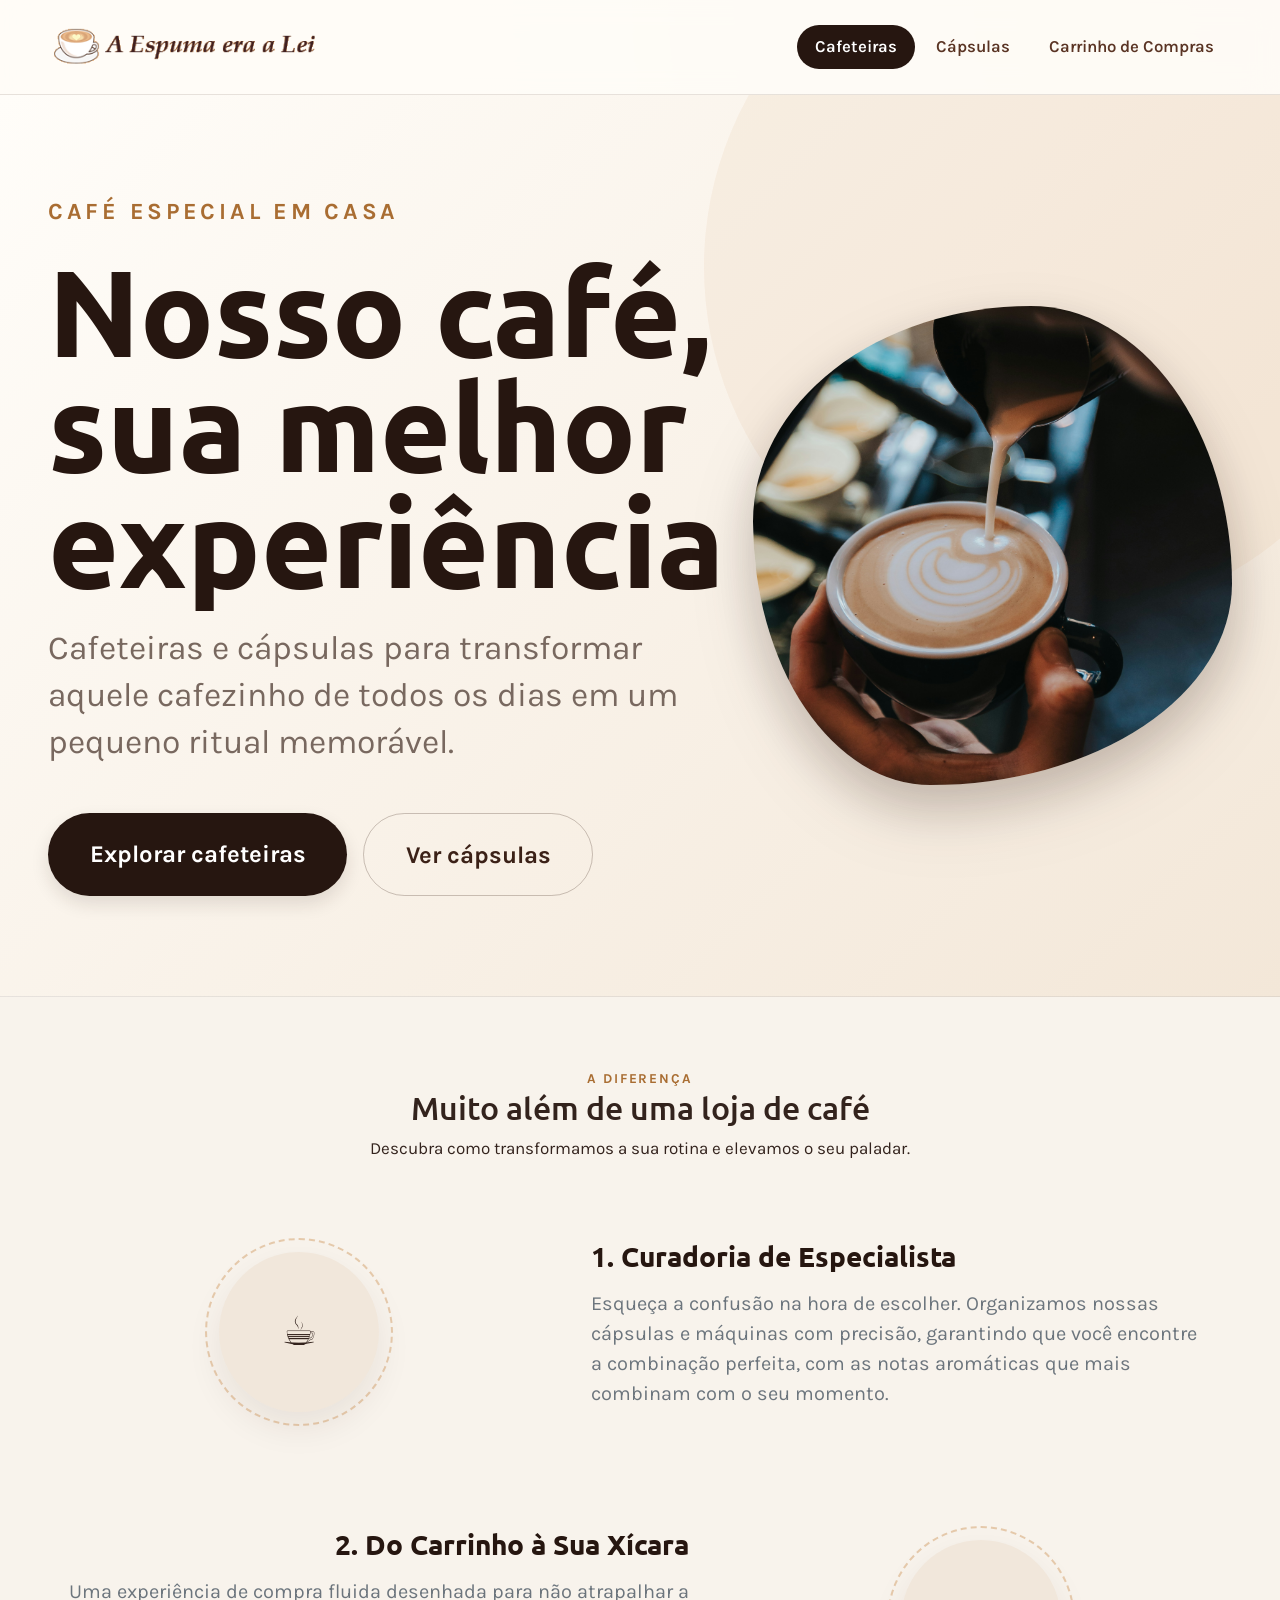
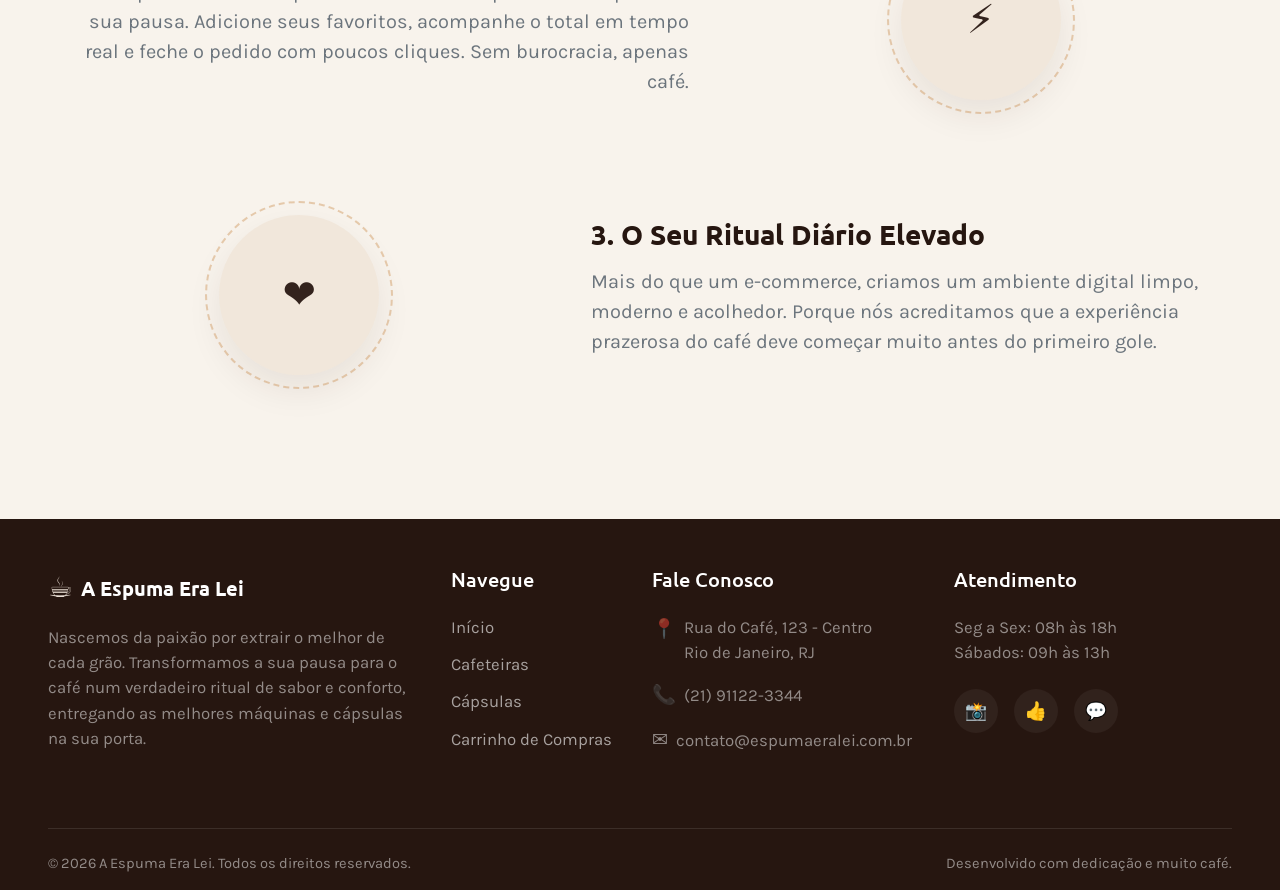
<file: index.html>
<!DOCTYPE html>
<html lang="pt-BR">

<head>
  <meta charset="UTF-8">
  <meta name="viewport" content="width=device-width, initial-scale=1">
  <title>A Espuma Era Lei | Café em casa</title>
  <link href="https://cdn.jsdelivr.net/npm/bootstrap@5.3.3/dist/css/bootstrap.min.css" rel="stylesheet">
  <link href="css/style.css" rel="stylesheet">
</head>

<body>
  <div class="site-shell">

    <div class="topbar">
      <!-- Mudança para container-fluid -->
      <nav class="navbar navbar-expand-lg">
        <div class="container-fluid px-4 px-xl-5">
          <a class="navbar-brand d-flex align-items-center gap-2" href="../index.html">
            <img src="Imagens/EspumaEraLeiTopo.png" alt="A Espuma Era Lei" style="height:52px">
          </a>
          <button class="navbar-toggler" type="button" data-bs-toggle="collapse" data-bs-target="#menuPrincipal">
            <span class="navbar-toggler-icon"></span>
          </button>
          <div class="collapse navbar-collapse" id="menuPrincipal">
            <ul class="navbar-nav ms-auto align-items-lg-center gap-lg-1">
              <li class="nav-item"><a class="nav-link active" href="html/Cafeteiras.html">Cafeteiras</a></li>
              <li class="nav-item"><a class="nav-link" href="html/Capsulas.html">Cápsulas</a></li>
              <li class="nav-item"><a class="nav-link" href="html/Pedidos.html">Carrinho de Compras</a></li>
            </ul>
          </div>
        </div>
      </nav>
    </div>

    <main class="flex-grow-1">

      <!-- Hero Section (Zoom 170% e 100% de largura) -->
      <section class="hero">
        <div class="container-fluid px-4 px-xl-5">
          <div class="row align-items-center">
            <div class="col-lg-7">
              <div class="hero-content fade-in-scroll">
                <div class="hero-kicker mb-4">Café especial em casa</div>
                <h1>Nosso café,<br>sua melhor experiência</h1>
                <p class="my-4">Cafeteiras e cápsulas para transformar aquele cafezinho de todos os dias em um pequeno
                  ritual memorável.</p>
                <div class="d-flex flex-wrap gap-3 mt-5">
                  <a href="html/Cafeteiras.html" class="btn btn-coffee">Explorar cafeteiras</a>
                  <a href="html/Capsulas.html" class="btn btn-outline-coffee">Ver cápsulas</a>
                </div>
              </div>
            </div>
            <div class="col-lg-5 hero-media text-center fade-in-scroll">
              <img src="Imagens/EspumaEraLei.png" alt="A Espuma Era Lei" class="img-organica img-fluid floating-img ">
            </div>
          </div>
        </div>
      </section>

      <!-- Seções Informativas 100% largura -->
      <section class="py-5 overflow-hidden">
        <div class="container-fluid px-4 px-xl-5 py-4">

          <div class="section-heading text-center mb-5 fade-in-scroll">
            <div class="eyebrow">A Diferença</div>
            <h2>Muito além de uma loja de café</h2>
            <p>Descubra como transformamos a sua rotina e elevamos o seu paladar.</p>
          </div>

          <div>
            <!-- Bloco 1 -->
            <div class="row align-items-center mb-5 pb-4 fade-in-scroll feature-block">
              <div class="col-md-5 text-center mb-4 mb-md-0 position-relative z-1">
                <div class="feature-icon-wrapper mx-auto">
                  <span class="fs-1">☕</span>
                </div>
              </div>
              <div class="col-md-7 ps-md-5">
                <h3 class="h3 fw-bold text-coffee-950 mb-3">1. Curadoria de Especialista</h3>
                <p class="text-secondary fs-5">Esqueça a confusão na hora de escolher. Organizamos nossas cápsulas e
                  máquinas com precisão, garantindo que você encontre a combinação perfeita, com as notas aromáticas que
                  mais combinam com o seu momento.</p>
              </div>
            </div>

            <!-- Bloco 2 (Invertido) -->
            <div class="row align-items-center mb-5 pb-4 flex-md-row-reverse fade-in-scroll feature-block">
              <div class="col-md-5 text-center mb-4 mb-md-0 position-relative z-1">
                <div class="feature-icon-wrapper mx-auto">
                  <span class="fs-1">⚡</span>
                </div>
              </div>
              <div class="col-md-7 pe-md-5 text-md-end">
                <h3 class="h3 fw-bold text-coffee-950 mb-3">2. Do Carrinho à Sua Xícara</h3>
                <p class="text-secondary fs-5">Uma experiência de compra fluida desenhada para não atrapalhar a sua
                  pausa. Adicione seus favoritos, acompanhe o total em tempo real e feche o pedido com poucos cliques.
                  Sem burocracia, apenas café.</p>
              </div>
            </div>

            <!-- Bloco 3 -->
            <div class="row align-items-center mb-5 pb-4 fade-in-scroll feature-block">
              <div class="col-md-5 text-center mb-4 mb-md-0 position-relative z-1">
                <div class="feature-icon-wrapper mx-auto">
                  <span class="fs-1">❤️</span>
                </div>
              </div>
              <div class="col-md-7 ps-md-5">
                <h3 class="h3 fw-bold text-coffee-950 mb-3">3. O Seu Ritual Diário Elevado</h3>
                <p class="text-secondary fs-5">Mais do que um e-commerce, criamos um ambiente digital limpo, moderno e
                  acolhedor. Porque nós acreditamos que a experiência prazerosa do café deve começar muito antes do
                  primeiro gole.</p>
              </div>
            </div>
          </div>

        </div>
      </section>

    </main>

    <!-- Rodapé Completo com Animação -->
    <footer class="site-footer mt-auto pt-5 pb-3 fade-in-scroll">
      <div class="container-fluid px-4 px-xl-5">
        <div class="row gy-4 mb-5">
          <div class="col-lg-4 col-md-6 pe-lg-4">
            <div class="d-flex align-items-center gap-2 mb-3">
              <span class="fs-3">☕</span>
              <h5 class="text-white mb-0 fw-bold font-ubuntu">A Espuma Era Lei</h5>
            </div>
            <p class="text-white-50">Nascemos da paixão por extrair o melhor de cada grão. Transformamos a sua pausa
              para o café num verdadeiro ritual de sabor e conforto, entregando as melhores máquinas e cápsulas na sua
              porta.</p>
          </div>

          <div class="col-lg-2 col-md-6">
            <h5 class="text-white mb-4 font-ubuntu">Navegue</h5>
            <ul class="list-unstyled footer-links">
              <li><a href="index.html">Início</a></li>
              <li><a href="html/Cafeteiras.html">Cafeteiras</a></li>
              <li><a href="html/Capsulas.html">Cápsulas</a></li>
              <li><a href="html/Pedidos.html">Carrinho de Compras</a></li>
            </ul>
          </div>

          <div class="col-lg-3 col-md-6">
            <h5 class="text-white mb-4 font-ubuntu">Fale Conosco</h5>
            <ul class="list-unstyled text-white-50 contact-list">
              <li class="mb-3 d-flex align-items-start gap-2">
                <span>📍</span> <span>Rua do Café, 123 - Centro<br>Rio de Janeiro, RJ</span>
              </li>
              <li class="mb-3 d-flex align-items-center gap-2">
                <span>📞</span> <span>(21) 91122-3344</span>
              </li>
              <li class="d-flex align-items-center gap-2">
                <span>✉️</span> <span>contato@espumaeralei.com.br</span>
              </li>
            </ul>
          </div>

          <div class="col-lg-3 col-md-6">
            <h5 class="text-white mb-4 font-ubuntu">Atendimento</h5>
            <p class="text-white-50 mb-4">Seg a Sex: 08h às 18h<br>Sábados: 09h às 13h</p>
            <div class="d-flex gap-3 social-badges">
              <a href="#" title="Instagram">📸</a>
              <a href="#" title="Facebook">👍</a>
              <a href="#" title="WhatsApp">💬</a>
            </div>
          </div>
        </div>

        <div
          class="border-top border-secondary pt-4 text-center d-flex flex-column flex-md-row justify-content-between align-items-center">
          <small class="text-white-50 mb-2 mb-md-0">&copy; 2026 A Espuma Era Lei. Todos os direitos reservados.</small>
          <small class="text-white-50">Desenvolvido com dedicação e muito café.</small>
        </div>
      </div>
    </footer>

  </div>

  <script src="https://cdn.jsdelivr.net/npm/bootstrap@5.3.3/dist/js/bootstrap.bundle.min.js"></script>

  <!-- Script Refinado para não falhar na animação -->
  <script>
    document.addEventListener("DOMContentLoaded", function () {
      // Configuramos para disparar quando apenas 5% (0.05) do elemento aparecer na tela
      const observer = new IntersectionObserver((entries, observer) => {
        entries.forEach(entry => {
          if (entry.isIntersecting) {
            entry.target.classList.add('is-visible');
            observer.unobserve(entry.target); // Para de observar após aparecer a primeira vez
          }
        });
      }, {
        threshold: 0.05,
        rootMargin: "0px 0px -50px 0px"
      });

      document.querySelectorAll('.fade-in-scroll').forEach((el) => {
        observer.observe(el);
      });
    });
  </script>
</body>

</html>
</file>
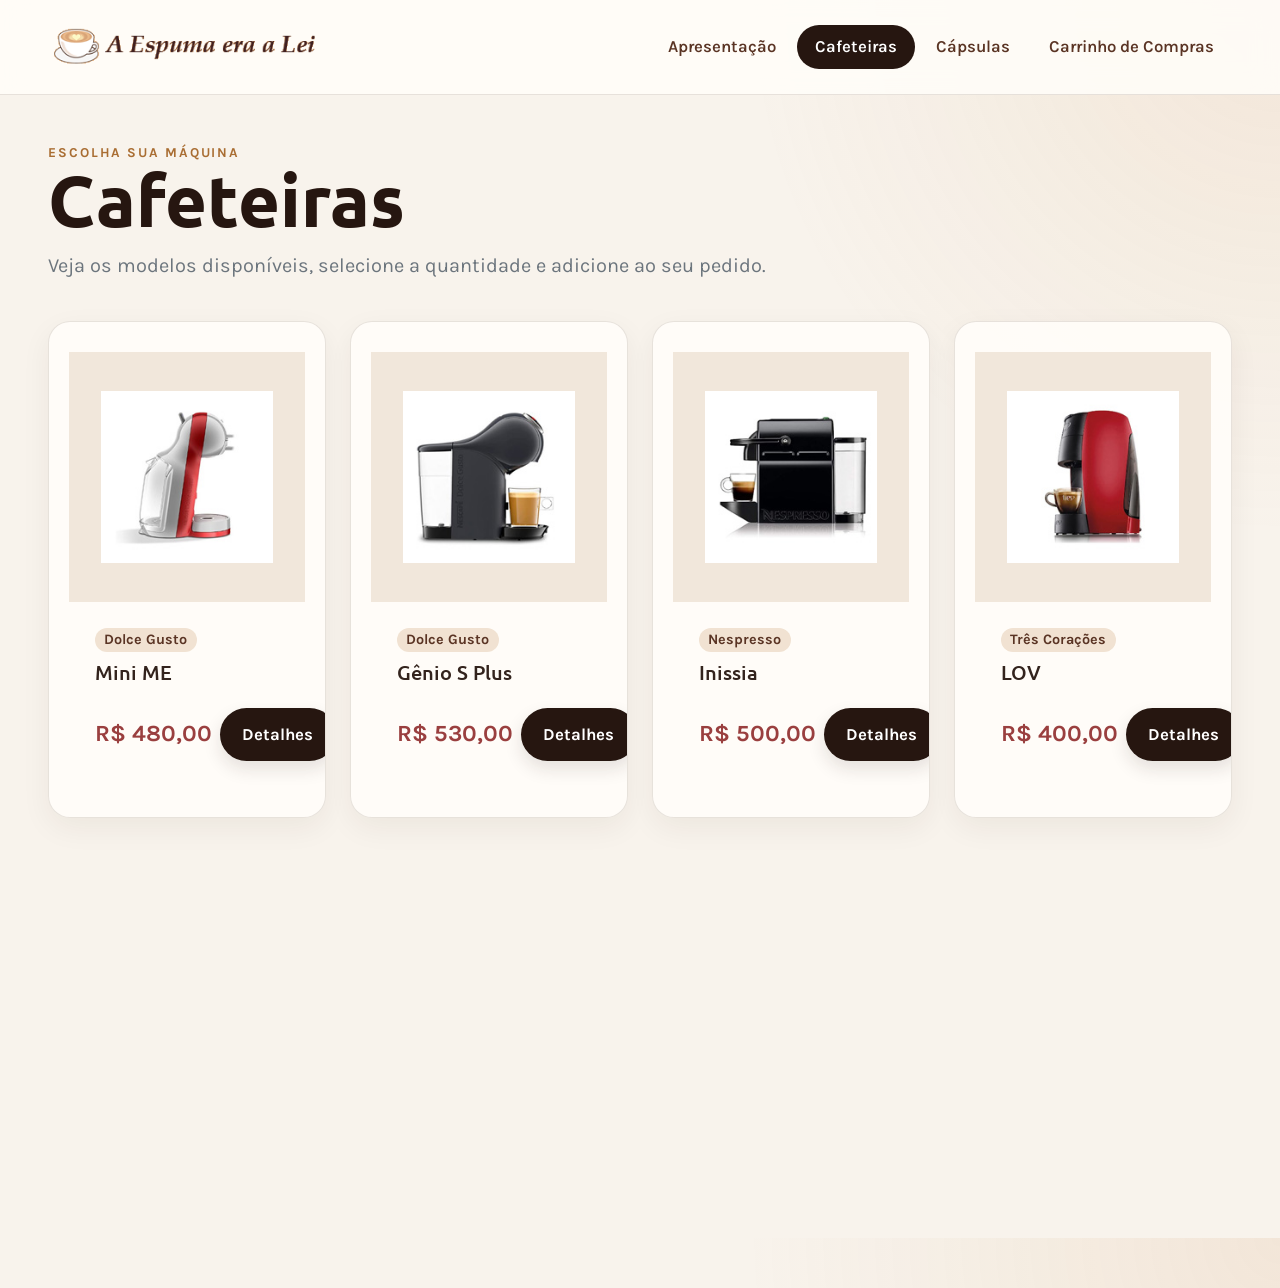
<file: html/Cafeteiras.html>
<!DOCTYPE html>
<html lang="pt-BR">
<head>
  <meta charset="UTF-8">
  <meta name="viewport" content="width=device-width, initial-scale=1">
  <title>Cafeteiras | A Espuma Era Lei</title>
  <link href="https://cdn.jsdelivr.net/npm/bootstrap@5.3.3/dist/css/bootstrap.min.css" rel="stylesheet">
  <link href="../css/style.css" rel="stylesheet">
</head>
<body>
  <div class="site-shell">
    
    <div class="topbar">
      <nav class="navbar navbar-expand-lg">
        <div class="container-fluid px-4 px-xl-5">
          <a class="navbar-brand d-flex align-items-center gap-2" href="../index.html">
            <img src="../Imagens/EspumaEraLeiTopo.png" alt="A Espuma Era Lei" style="height:52px">
          </a>
          <button class="navbar-toggler" type="button" data-bs-toggle="collapse" data-bs-target="#menuPrincipal">
            <span class="navbar-toggler-icon"></span>
          </button>
          <div class="collapse navbar-collapse" id="menuPrincipal">
            <ul class="navbar-nav ms-auto align-items-lg-center gap-lg-1">
              <li class="nav-item"><a class="nav-link" href="../index.html">Apresentação</a></li>
              <li class="nav-item"><a class="nav-link active" href="Cafeteiras.html">Cafeteiras</a></li>
              <li class="nav-item"><a class="nav-link" href="Capsulas.html">Cápsulas</a></li>
              <li class="nav-item"><a class="nav-link" href="Pedidos.html">Carrinho de Compras</a></li>
            </ul>
          </div>
        </div>
      </nav>
    </div>

    <main class="flex-grow-1">
      <section class="pt-5 pb-4 fade-in-scroll">
        <div class="container-fluid px-4 px-xl-5">
          <div class="section-heading">
            <div class="eyebrow">Escolha sua máquina</div>
            <h1 style="font-size: clamp(3rem, 6vw, 4.5rem); font-weight: 700; color: var(--coffee-950); line-height: 1;">Cafeteiras</h1>
            <p class="fs-5 text-secondary mt-3 max-w-700">Veja os modelos disponíveis, selecione a quantidade e adicione ao seu pedido.</p>
          </div>
        </div>
      </section>

      <section class="pb-5">
        <div class="container-fluid px-4 px-xl-5 fade-in-scroll">
          <div class="row g-4" id="maquinasGrid"></div>
        </div>
      </section>

      <!-- Modal Unificado de Cafeteiras -->
      <div class="modal fade" id="produtoModal" tabindex="-1" aria-hidden="true">
        <div class="modal-dialog modal-dialog-centered">
          <div class="modal-content">
            <div class="modal-header">
              <h2 class="modal-title h5" id="modalTitulo">Produto</h2>
              <button class="btn-close" data-bs-dismiss="modal" aria-label="Fechar"></button>
            </div>
            <div class="modal-body text-center">
              <img id="modalImagem" class="modal-product-img" alt="">
              <span id="modalMarca" class="badge badge-soft rounded-pill mb-2"></span>
              <p id="modalPreco" class="price mb-3"></p>
              
              <!-- Seletor de Quantidade -->
              <div class="mb-3 d-flex justify-content-center align-items-center gap-3">
                <label for="modalQtd" class="form-label mb-0 fw-bold">Quantidade:</label>
                <input type="number" id="modalQtd" class="form-control text-center" style="width: 80px;" min="1" max="5" value="1" oninput="atualizarSubtotalMaquinaModal()">
              </div>
              <div class="text-secondary mb-3 small">
                Subtotal: <strong id="modalSubtotal" class="text-coffee-950 fs-6">R$ 0,00</strong>
              </div>
            </div>
            <div class="modal-footer flex-column flex-sm-row gap-2">
              <button type="button" class="btn btn-outline-coffee w-100 w-sm-auto" data-bs-dismiss="modal" onclick="adicionarMaquinaEContinuar()">Adicionar ao carrinho e continuar comprando</button>
              <button type="button" class="btn btn-coffee w-100 w-sm-auto" onclick="adicionarMaquinaEIrParaFechamento()">Ir para fechamento</button>
            </div>
          </div>
        </div>
      </div>
    </main>

    <!-- Rodapé -->
    <footer class="site-footer mt-auto pt-5 pb-3 fade-in-scroll">
      <div class="container-fluid px-4 px-xl-5">
        <div class="row gy-4 mb-5">
          <div class="col-lg-4 col-md-6 pe-lg-4">
            <div class="d-flex align-items-center gap-2 mb-3">
               <span class="fs-3">☕</span>
               <h5 class="text-white mb-0 fw-bold font-ubuntu">A Espuma Era Lei</h5>
            </div>
            <p class="text-white-50">Nascemos da paixão por extrair o melhor de cada grão. Transformamos a sua pausa para o café num verdadeiro ritual de sabor e conforto, entregando as melhores máquinas e cápsulas na sua porta.</p>
          </div>
          <div class="col-lg-2 col-md-6">
            <h5 class="text-white mb-4 font-ubuntu">Navegue</h5>
            <ul class="list-unstyled footer-links">
              <li><a href="../index.html">Início</a></li>
              <li><a href="Cafeteiras.html">Cafeteiras</a></li>
              <li><a href="Capsulas.html">Cápsulas</a></li>
              <li><a href="Pedidos.html">Meus Pedidos</a></li>
            </ul>
          </div>
          <div class="col-lg-3 col-md-6">
            <h5 class="text-white mb-4 font-ubuntu">Fale Conosco</h5>
            <ul class="list-unstyled text-white-50 contact-list">
              <li class="mb-3 d-flex align-items-start gap-2"><span>📍</span> <span>Rua do Café, 123 - Centro<br>Rio de Janeiro, RJ</span></li>
              <li class="mb-3 d-flex align-items-center gap-2"><span>📞</span> <span>(21) 91122-3344</span></li>
              <li class="d-flex align-items-center gap-2"><span>✉️</span> <span>contato@espumaeralei.com.br</span></li>
            </ul>
          </div>
          <div class="col-lg-3 col-md-6">
            <h5 class="text-white mb-4 font-ubuntu">Atendimento</h5>
            <p class="text-white-50 mb-4">Seg a Sex: 08h às 18h<br>Sábados: 09h às 13h</p>
            <div class="d-flex gap-3 social-badges">
              <a href="#">📸</a><a href="#">👍</a><a href="#">💬</a>
            </div>
          </div>
        </div>
        <div class="border-top border-secondary pt-4 text-center d-flex flex-column flex-md-row justify-content-between align-items-center">
          <small class="text-white-50 mb-2 mb-md-0">&copy; 2026 A Espuma Era Lei.</small>
          <small class="text-white-50">Desenvolvido com dedicação e muito café.</small>
        </div>
      </div>
    </footer>
  </div>

  <script src="https://cdn.jsdelivr.net/npm/bootstrap@5.3.3/dist/js/bootstrap.bundle.min.js"></script>
  <script src="../js/common.js"></script>
  <script>
    const maquinas = [
      { id: 'mini-me', nome: 'Mini ME', marca: 'Dolce Gusto', imagem: 'DolceGustoMiniME.jpg', preco: 480 },
      { id: 'genio-s-plus', nome: 'Gênio S Plus', marca: 'Dolce Gusto', imagem: 'DolceGustoGenioSPlus.jpg', preco: 530 },
      { id: 'inissia', nome: 'Inissia', marca: 'Nespresso', imagem: 'NespressoInissia.jpg', preco: 500 },
      { id: 'lov', nome: 'LOV', marca: 'Três Corações', imagem: 'TresCoracoesLOV.jpg', preco: 400 }
    ];

    let maquinaAtualIndex = null;
    const grid = document.getElementById('maquinasGrid');
    
    grid.innerHTML = maquinas.map((p, i) => `
      <div class="col-md-6 col-xl-3"><article class="card-modern feature-block">
        <div class="card-media"><img src="../Imagens/${p.imagem}" alt="${p.nome}"></div>
        <div class="card-body-modern d-flex flex-column">
          <span class="badge badge-soft rounded-pill align-self-start mb-2">${p.marca}</span>
          <h2 class="h5">${p.nome}</h2>
          <div class="mt-auto pt-3 d-flex justify-content-between align-items-center gap-2">
            <span class="price">${moeda(p.preco)}</span>
            <button class="btn btn-coffee btn-sm" onclick="abrirMaquina(${i})">Detalhes</button>
          </div>
        </div>
      </article></div>`).join('');

    const modalElement = document.getElementById('produtoModal');
    const modal = new bootstrap.Modal(modalElement);

    function abrirMaquina(i) {
      maquinaAtualIndex = i;
      const p = maquinas[i];
      document.getElementById('modalTitulo').textContent = p.nome;
      document.getElementById('modalMarca').textContent = p.marca;
      document.getElementById('modalPreco').textContent = moeda(p.preco);
      document.getElementById('modalQtd').value = 1;

      const img = document.getElementById('modalImagem'); 
      img.src = `../Imagens/${p.imagem}`; 
      img.alt = p.nome;

      atualizarSubtotalMaquinaModal();
      modal.show();
    }

    function atualizarSubtotalMaquinaModal() {
      if (maquinaAtualIndex === null) return;
      const p = maquinas[maquinaAtualIndex];
      const qtd = Math.max(1, Number(document.getElementById('modalQtd').value) || 1);
      document.getElementById('modalSubtotal').textContent = moeda(p.preco * qtd);
    }

    function salvarMaquinaNoCarrinho() {
      if (maquinaAtualIndex === null) return;
      const p = maquinas[maquinaAtualIndex];
      const qtd = Math.max(1, Number(document.getElementById('modalQtd').value) || 1);

      addToCart({
        id: p.id,
        name: p.nome,
        price: p.preco,
        typeLabel: `Cafeteira · ${p.marca}`
      }, qtd);
    }

    function adicionarMaquinaEContinuar() {
      salvarMaquinaNoCarrinho();
      modal.hide();
    }

    function adicionarMaquinaEIrParaFechamento() {
      salvarMaquinaNoCarrinho();
      window.location.href = 'DadosPagamento.html';
    }

    // Animação Scroll
    document.addEventListener("DOMContentLoaded", function() {
      const observer = new IntersectionObserver((entries) => {
        entries.forEach(entry => {
          if (entry.isIntersecting) {
            entry.target.classList.add('is-visible');
          } else {
            entry.target.classList.remove('is-visible');
          }
        });
      }, { threshold: 0.1, rootMargin: "0px 0px -30px 0px" });
      document.querySelectorAll('.fade-in-scroll').forEach(el => observer.observe(el));
    });
  </script>
</body>
</html>
</file>
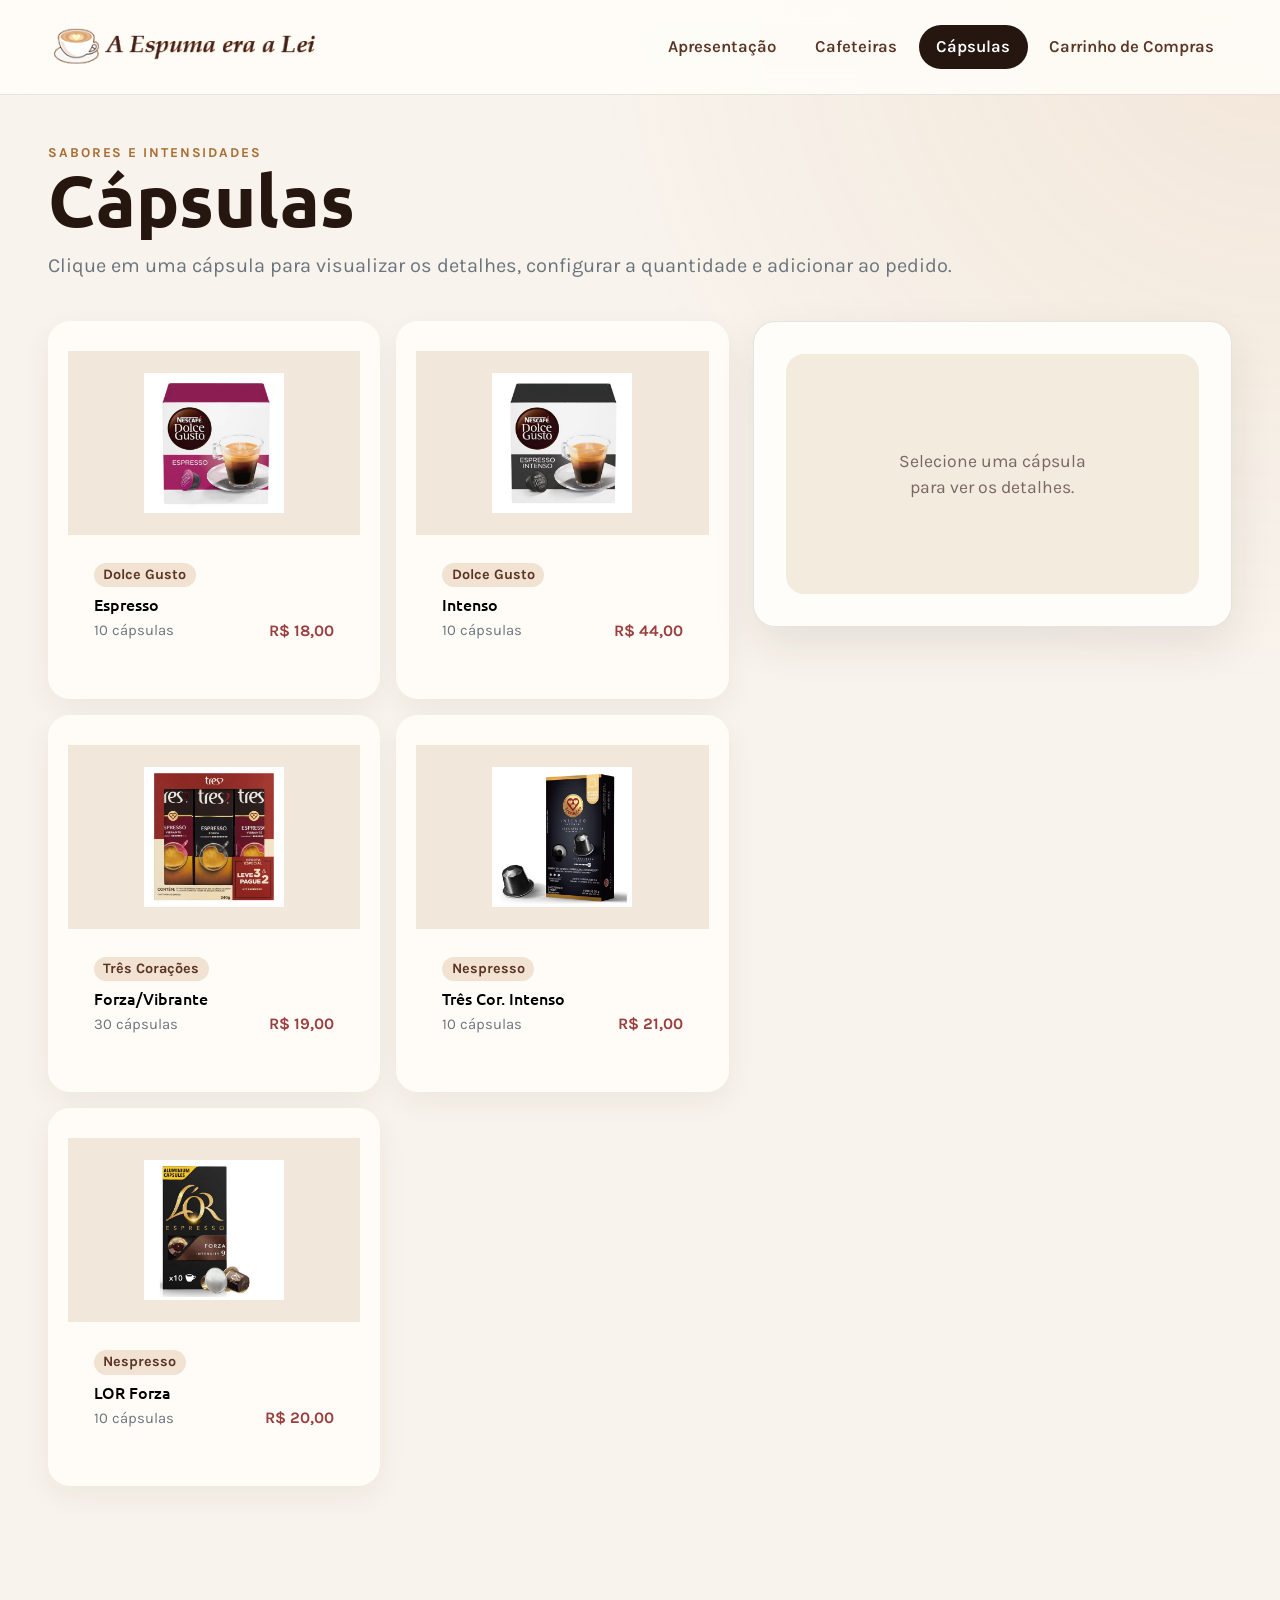
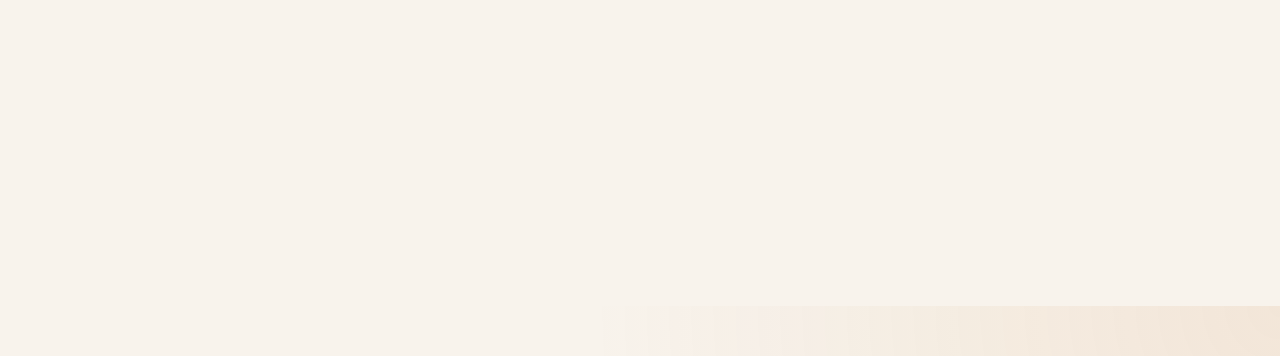
<file: html/Capsulas.html>
<!DOCTYPE html>
<html lang="pt-BR">
<head>
  <meta charset="UTF-8">
  <meta name="viewport" content="width=device-width, initial-scale=1">
  <title>Cápsulas | A Espuma Era Lei</title>
  <link href="https://cdn.jsdelivr.net/npm/bootstrap@5.3.3/dist/css/bootstrap.min.css" rel="stylesheet">
  <link href="../css/style.css" rel="stylesheet">
</head>
<body>
  <div class="site-shell">
    
    <div class="topbar">
      <nav class="navbar navbar-expand-lg">
        <div class="container-fluid px-4 px-xl-5">
          <a class="navbar-brand d-flex align-items-center gap-2" href="../index.html">
            <img src="../Imagens/EspumaEraLeiTopo.png" alt="A Espuma Era Lei" style="height:52px">
          </a>
          <button class="navbar-toggler" type="button" data-bs-toggle="collapse" data-bs-target="#menuPrincipal">
            <span class="navbar-toggler-icon"></span>
          </button>
          <div class="collapse navbar-collapse" id="menuPrincipal">
            <ul class="navbar-nav ms-auto align-items-lg-center gap-lg-1">
              <li class="nav-item"><a class="nav-link" href="../index.html">Apresentação</a></li>
              <li class="nav-item"><a class="nav-link" href="Cafeteiras.html">Cafeteiras</a></li>
              <li class="nav-item"><a class="nav-link active" href="Capsulas.html">Cápsulas</a></li>
              <li class="nav-item"><a class="nav-link" href="Pedidos.html">Carrinho de Compras</a></li>
            </ul>
          </div>
        </div>
      </nav>
    </div>

    <main class="flex-grow-1">
      <section class="pt-5 pb-4 fade-in-scroll">
        <div class="container-fluid px-4 px-xl-5">
          <div class="section-heading">
            <div class="eyebrow">Sabores e intensidades</div>
            <h1 style="font-size: clamp(3rem, 6vw, 4.5rem); font-weight: 700; color: var(--coffee-950); line-height: 1;">Cápsulas</h1>
            <p class="fs-5 text-secondary mt-3 max-w-700">Clique em uma cápsula para visualizar os detalhes, configurar a quantidade e adicionar ao pedido.</p>
          </div>
        </div>
      </section>

      <!-- Layout com Grid de Produtos à Esquerda e Painel de Detalhes à Direita -->
      <section class="pb-5">
        <div class="container-fluid px-4 px-xl-5 fade-in-scroll">
          <div class="row g-4">
    
    <div class="col-lg-7">
        <div class="row g-3" id="capsulasGrid"></div>
    </div>


            <!-- Painel Lateral (Box Fixo) -->
            <div class="col-lg-5">
              <aside class="detail-panel">
                <div id="detailEmpty" class="detail-empty">
                  Selecione uma cápsula<br>para ver os detalhes.
                </div>
                
                <div id="detailContent" class="d-none text-center">
                  <span class="badge badge-soft rounded-pill mb-2" id="detailMaquina"></span>
                  <h2 class="h3 mt-1 mb-3" id="detailNome"></h2>
                  
                  <!-- Container restrito para a imagem não vazar da div -->
                  <div class="my-3 d-flex align-items-center justify-content-center" style="height: 200px;">
                    <img id="detailImg" src="../Imagens/vazio.jpg" alt="" style="max-height: 190px; max-width: 100%; object-fit: contain;">
                  </div>

                  <p class="text-secondary small mb-1" id="detailQtdEmbalagem"></p>
                  <div class="price mb-3" id="detailPrecoUnitario"></div>

                  <!-- Seletor de Quantidade -->
                  <div class="mb-3 d-flex justify-content-center align-items-center gap-3 bg-light p-2 rounded-3 border">
                    <label for="detailQtd" class="form-label mb-0 fw-bold fs-6">Quantidade:</label>
                    <input type="number" id="detailQtd" class="form-control text-center bg-white" style="width: 80px;" min="1" max="30" value="1" oninput="atualizarSubtotalDetail()">
                  </div>
                  
                  <div class="text-secondary mb-4 small">
                    Subtotal: <strong id="detailSubtotal" class="text-coffee-950 fs-5">R$ 0,00</strong>
                  </div>

                  <!-- Botões de Ação Unificados -->
                  <div class="d-flex flex-column gap-2">
                    <button type="button" class="btn btn-coffee w-100 py-2" onclick="adicionarDetalheEContinuar()">Adicionar ao pedido</button>
                    <button type="button" class="btn btn-outline-coffee w-100 py-2" onclick="adicionarDetalheEIrParaFechamento()">Adicionar e ir para pagamento</button>
                  </div>
                </div>
              </aside>
            </div>

          </div>
        </div>
      </section>
    </main>

    <!-- Rodapé -->
    <footer class="site-footer mt-auto pt-5 pb-3 fade-in-scroll">
      <div class="container-fluid px-4 px-xl-5">
        <div class="row gy-4 mb-5">
          <div class="col-lg-4 col-md-6 pe-lg-4">
            <div class="d-flex align-items-center gap-2 mb-3">
               <span class="fs-3">☕</span>
               <h5 class="text-white mb-0 fw-bold font-ubuntu">A Espuma Era Lei</h5>
            </div>
            <p class="text-white-50">Nascemos da paixão por extrair o melhor de cada grão. Transformamos a sua pausa para o café num verdadeiro ritual de sabor e conforto, entregando as melhores máquinas e cápsulas na sua porta.</p>
          </div>
          <div class="col-lg-2 col-md-6">
            <h5 class="text-white mb-4 font-ubuntu">Navegue</h5>
            <ul class="list-unstyled footer-links">
              <li><a href="../index.html">Início</a></li>
              <li><a href="Cafeteiras.html">Cafeteiras</a></li>
              <li><a href="Capsulas.html">Cápsulas</a></li>
              <li><a href="Pedidos.html">Meus Pedidos</a></li>
            </ul>
          </div>
          <div class="col-lg-3 col-md-6">
            <h5 class="text-white mb-4 font-ubuntu">Fale Conosco</h5>
            <ul class="list-unstyled text-white-50 contact-list">
              <li class="mb-3 d-flex align-items-start gap-2"><span>📍</span> <span>Rua do Café, 123 - Centro<br>Rio de Janeiro, RJ</span></li>
              <li class="mb-3 d-flex align-items-center gap-2"><span>📞</span> <span>(21) 91122-3344</span></li>
              <li class="d-flex align-items-center gap-2"><span>✉️</span> <span>contato@espumaeralei.com.br</span></li>
            </ul>
          </div>
          <div class="col-lg-3 col-md-6">
            <h5 class="text-white mb-4 font-ubuntu">Atendimento</h5>
            <p class="text-white-50 mb-4">Seg a Sex: 08h às 18h<br>Sábados: 09h às 13h</p>
            <div class="d-flex gap-3 social-badges">
              <a href="#">📸</a><a href="#">👍</a><a href="#">💬</a>
            </div>
          </div>
        </div>
        <div class="border-top border-secondary pt-4 text-center d-flex flex-column flex-md-row justify-content-between align-items-center">
          <small class="text-white-50 mb-2 mb-md-0">&copy; 2026 A Espuma Era Lei.</small>
          <small class="text-white-50">Desenvolvido com dedicação e muito café.</small>
        </div>
      </div>
    </footer>
  </div>

  <script src="https://cdn.jsdelivr.net/npm/bootstrap@5.3.3/dist/js/bootstrap.bundle.min.js"></script>
  <script src="../js/common.js"></script>
  <script>
    const capsulas = [
      { id: 'espresso', nome: 'Espresso', maquina: 'Dolce Gusto', imagem: 'CapDolceGusto_10_Espresso.jpg', qtd: 10, preco: 18 },
      { id: 'intenso', nome: 'Intenso', maquina: 'Dolce Gusto', imagem: 'CapDolceGusto_10_Intenso.jpg', qtd: 10, preco: 44 },
      { id: 'forza', nome: 'Forza/Vibrante', maquina: 'Três Corações', imagem: 'CapTresCoracoes_30_ForzaVibrante.jpg', qtd: 30, preco: 19 },
      { id: 'tres-intenso', nome: 'Três Cor. Intenso', maquina: 'Nespresso', imagem: 'CapTresCoracoesNespreso_10_Intenso.jpg', qtd: 10, preco: 21 },
      { id: 'lor-forza', nome: 'LOR Forza', maquina: 'Nespresso', imagem: 'CapLorNespreso_10_Forza.jpg', qtd: 10, preco: 20 }
    ];

    let capsulaAtivaIndex = null;
    const grid = document.getElementById('capsulasGrid');
    
    grid.innerHTML = capsulas.map((p, i) => `
      <div class="col-sm-6">
        <button class="card-modern feature-block w-100 text-start border-0" onclick="exibirCapsula(${i})">
          <div class="card-media" style="min-height:160px">
            <img src="../Imagens/${p.imagem}" alt="${p.nome}" style="max-height: 140px; max-width: 100%; object-fit: contain;">
          </div>
          <div class="card-body-modern">
            <span class="badge badge-soft rounded-pill mb-2">${p.maquina}</span>
            <h2 class="h6 mb-1">${p.nome}</h2>
            <div class="d-flex justify-content-between align-items-center">
              <span class="text-secondary small">${p.qtd} cápsulas</span>
              <span class="price fs-6">${moeda(p.preco)}</span>
            </div>
          </div>
        </button>
      </div>`).join('');

    function exibirCapsula(i) {
      capsulaAtivaIndex = i;
      const p = capsulas[i];
      document.getElementById('detailEmpty').classList.add('d-none');
      document.getElementById('detailContent').classList.remove('d-none');
      document.getElementById('detailMaquina').textContent = p.maquina;
      document.getElementById('detailNome').textContent = p.nome;
      document.getElementById('detailImg').src = `../Imagens/${p.imagem}`;
      document.getElementById('detailImg').alt = p.nome;
      document.getElementById('detailQtdEmbalagem').textContent = `Embalagem com ${p.qtd} cápsulas`;
      document.getElementById('detailPrecoUnitario').textContent = moeda(p.preco);
      document.getElementById('detailQtd').value = 1;
      atualizarSubtotalDetail();
    }

    function atualizarSubtotalDetail() {
      if (capsulaAtivaIndex === null) return;
      const p = capsulas[capsulaAtivaIndex];
      const qtd = Math.max(1, Number(document.getElementById('detailQtd').value) || 1);
      document.getElementById('detailSubtotal').textContent = moeda(p.preco * qtd);
    }

    function salvarCapsulaCarrinho() {
      if (capsulaAtivaIndex === null) return;
      const p = capsulas[capsulaAtivaIndex];
      const qtd = Math.max(1, Number(document.getElementById('detailQtd').value) || 1);
      addToCart({
        id: p.id,
        name: p.nome,
        price: p.preco,
        typeLabel: `Cápsula · ${p.maquina}`
      }, qtd);
    }

    function adicionarDetalheEContinuar() {
      salvarCapsulaCarrinho();
      alert('Produto adicionado ao carrinho com sucesso!');
    }

    function adicionarDetalheEIrParaFechamento() {
      salvarCapsulaCarrinho();
      window.location.href = 'DadosPagamento.html';
    }

    // Animação Scroll Bidirecional
    document.addEventListener("DOMContentLoaded", function() {
      const observer = new IntersectionObserver((entries) => {
        entries.forEach(entry => {
          if (entry.isIntersecting) {
            entry.target.classList.add('is-visible');
          } else {
            entry.target.classList.remove('is-visible');
          }
        });
      }, { threshold: 0.1, rootMargin: "0px 0px -30px 0px" });
      document.querySelectorAll('.fade-in-scroll').forEach(el => observer.observe(el));
    });
  </script>
</body>
</html>
</file>
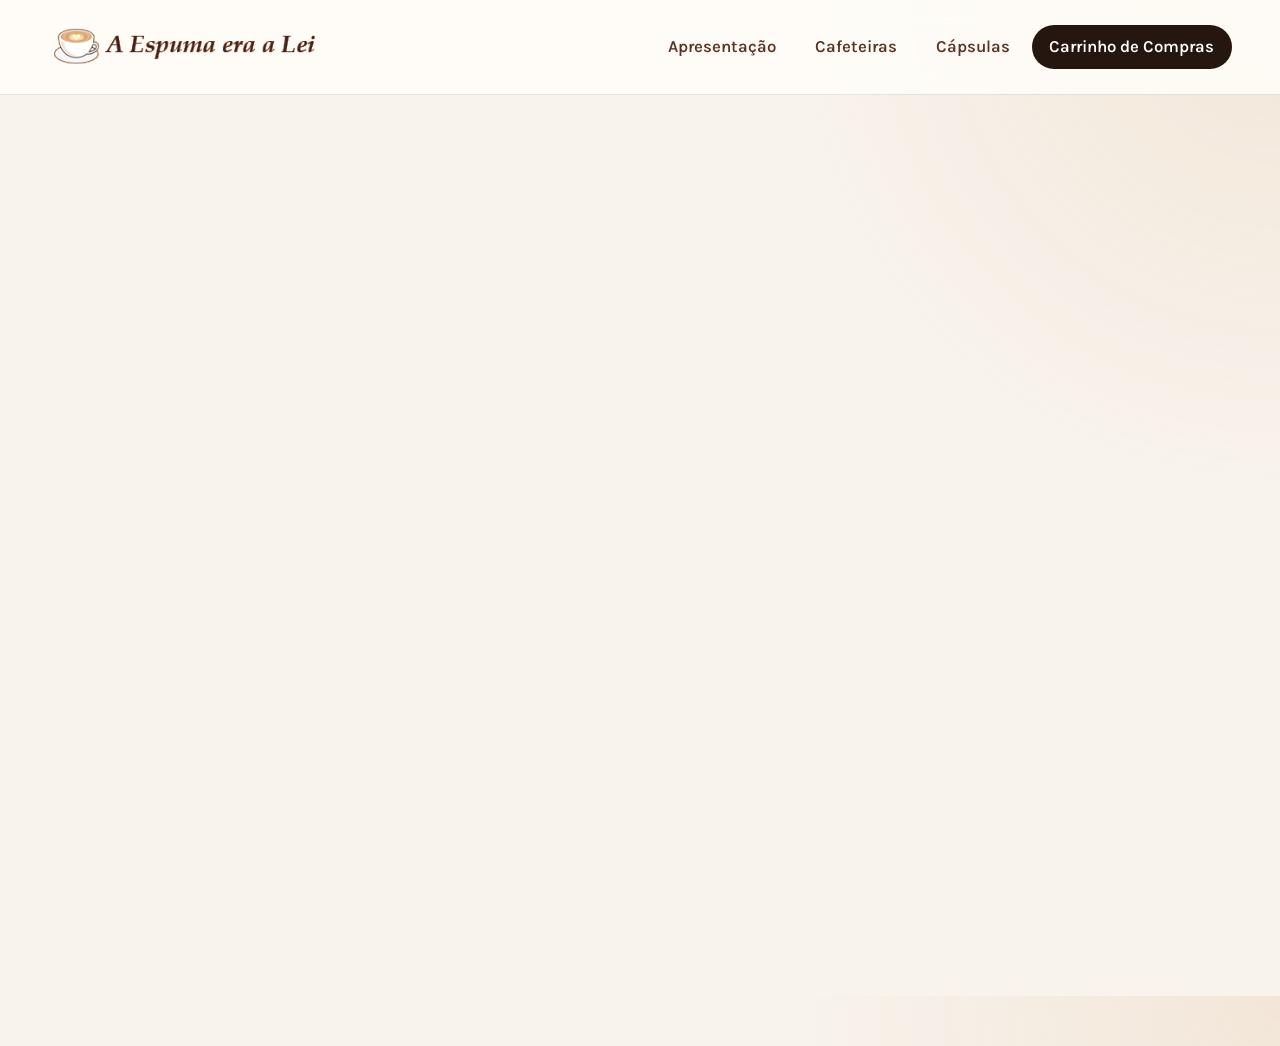
<file: html/DadosPagamento.html>
<!DOCTYPE html>
<html lang="pt-BR">

<head>
  <meta charset="UTF-8">
  <meta name="viewport" content="width=device-width, initial-scale=1">
  <title>Pagamento | A Espuma Era Lei</title>
  <link href="https://cdn.jsdelivr.net/npm/bootstrap@5.3.3/dist/css/bootstrap.min.css" rel="stylesheet">
  <link href="../css/style.css" rel="stylesheet">
  <style>
    .payment-option {
      border: 1px solid var(--border);
      border-radius: 16px;
      padding: 16px;
      cursor: pointer;
      transition: .2s ease;
      height: 100%;
    }

    .payment-option:hover {
      border-color: var(--accent);
      background: #fffaf4;
    }

    .payment-option.active {
      border: 2px solid var(--accent);
      background: #fff8ef;
    }

    .payment-option input {
      margin-right: 8px;
    }

    .payment-icon {
      font-size: 1.8rem;
      margin-bottom: 6px;
    }

    .payment-description {
      color: var(--muted);
      font-size: .88rem;
    }

    .payment-extra {
      display: none;
    }

    .payment-extra.show {
      display: block;
    }

    .pix-box,
    .boleto-box {
      background: #f8f1e8;
      border-radius: 18px;
      padding: 20px;
      margin-top: 20px;
    }

    .pix-code {
      background: white;
      border: 1px dashed rgba(59, 33, 23, .25);
      border-radius: 12px;
      padding: 14px;
      word-break: break-all;
      font-size: .85rem;
    }

    .installment-info {
      background: #fff8ee;
      border-radius: 12px;
      padding: 12px 15px;
      font-size: .88rem;
      color: var(--coffee-800);
    }

    .order-summary-item {
      display: flex;
      justify-content: space-between;
      gap: 15px;
      padding: 9px 0;
      border-bottom: 1px solid var(--border);
    }

    .order-summary-item:last-child {
      border-bottom: none;
    }

    .cep-loading {
      display: none;
      color: var(--muted);
      font-size: .85rem;
    }

    .cep-loading.show {
      display: block;
    }

    .form-section-title {
      color: var(--coffee-900);
      font-size: 1.1rem;
      font-weight: 700;
      margin-bottom: 18px;
    }

    .success-box {
      display: none;
      text-align: center;
      padding: 40px 20px;
    }

    .success-box.show {
      display: block;
    }

    .success-icon {
      font-size: 4rem;
      margin-bottom: 15px;
    }
  </style>
</head>

<body>
  <div class="site-shell">

    <div class="topbar">
      <nav class="navbar navbar-expand-lg">
        <div class="container-fluid px-4 px-xl-5">
          <a class="navbar-brand d-flex align-items-center gap-2" href="../index.html">
            <img src="../Imagens/EspumaEraLeiTopo.png" alt="A Espuma Era Lei" style="height:52px">
          </a>
          <button class="navbar-toggler" type="button" data-bs-toggle="collapse" data-bs-target="#menuPrincipal">
            <span class="navbar-toggler-icon"></span>
          </button>
          <div class="collapse navbar-collapse" id="menuPrincipal">
            <ul class="navbar-nav ms-auto gap-lg-1 align-items-lg-center">
              <li class="nav-item"><a class="nav-link" href="../index.html">Apresentação</a></li>
              <li class="nav-item"><a class="nav-link" href="Cafeteiras.html">Cafeteiras</a></li>
              <li class="nav-item"><a class="nav-link" href="Capsulas.html">Cápsulas</a></li>
              <li class="nav-item"><a class="nav-link active" href="Pedidos.html">Carrinho de Compras</a></li>
            </ul>
          </div>
        </div>
      </nav>
    </div>

    <main class="flex-grow-1">
      <section class="pt-5 pb-4 fade-in-scroll">
        <div class="container-fluid px-4 px-xl-5">
          <div class="section-heading">
            <div class="eyebrow">Finalização</div>
            <h1
              style="font-size: clamp(3rem, 6vw, 4.5rem); font-weight: 700; color: var(--coffee-950); line-height: 1;">
              Dados do pedido</h1>
            <p class="fs-5 text-secondary mt-3">Informe seus dados e escolha a forma de pagamento.</p>
          </div>
        </div>
      </section>

      <section class="pb-5">
        <div class="container-fluid px-4 px-xl-5 fade-in-scroll">
          <div id="checkoutContent">
            <div class="payment-grid">

              <!-- FORMULÁRIO -->
              <section class="panel">
                <form id="formPagamento">
                  <div class="form-section-title">1. Identificação</div>
                  <div class="row g-3">
                    <div class="col-md-6"><label class="form-label" for="nome">Nome completo</label><input
                        class="form-control" id="nome" name="nome" type="text" required></div>
                    <div class="col-md-6"><label class="form-label" for="email">E-mail</label><input
                        class="form-control" id="email" name="email" type="email" required></div>
                    <div class="col-md-6"><label class="form-label" for="telefone">Telefone</label><input
                        class="form-control" id="telefone" name="telefone" type="tel" placeholder="(21) 99999-9999"
                        required></div>
                  </div>

                  <hr class="my-4">
                  <div class="form-section-title">2. Endereço de entrega</div>
                  <div class="row g-3">
                    <div class="col-md-4"><label class="form-label" for="cep">CEP</label><input class="form-control"
                        id="cep" name="cep" type="text" inputmode="numeric" maxlength="9" placeholder="00000-000"
                        required>
                      <div id="cepLoading" class="cep-loading mt-1">Consultando CEP...</div>
                    </div>
                    <div class="col-md-2"><label class="form-label" for="uf">UF</label><input class="form-control"
                        id="uf" name="uf" type="text" maxlength="2" readonly required></div>
                    <div class="col-md-6"><label class="form-label" for="cidade">Cidade</label><input
                        class="form-control" id="cidade" name="cidade" type="text" readonly required></div>
                    <div class="col-md-8"><label class="form-label" for="rua">Rua</label><input class="form-control"
                        id="rua" name="rua" type="text" readonly required></div>
                    <div class="col-md-4"><label class="form-label" for="numero">Número</label><input
                        class="form-control" id="numero" name="numero" type="text" required></div>
                    <div class="col-md-6"><label class="form-label" for="bairro">Bairro</label><input
                        class="form-control" id="bairro" name="bairro" type="text" readonly required></div>
                    <div class="col-md-6"><label class="form-label" for="complemento">Complemento <span
                          class="text-secondary fw-normal">(opcional)</span></label><input class="form-control"
                        id="complemento" name="complemento" type="text" placeholder="Apartamento, bloco, etc."></div>
                  </div>

                  <hr class="my-4">
                  <div class="form-section-title">3. Forma de pagamento</div>
                  <div class="row g-3">
                    <div class="col-md-4"><label class="payment-option" id="optionPix"><input type="radio"
                          name="formaPagamento" value="pix" required>
                        <div class="payment-icon">💠</div><strong>PIX</strong>
                        <div class="payment-description">Pagamento instantâneo</div>
                      </label></div>
                    <div class="col-md-4"><label class="payment-option" id="optionBoleto"><input type="radio"
                          name="formaPagamento" value="boleto">
                        <div class="payment-icon">🧾</div><strong>Boleto bancário</strong>
                        <div class="payment-description">Pagamento por boleto</div>
                      </label></div>
                    <div class="col-md-4"><label class="payment-option" id="optionCartao"><input type="radio"
                          name="formaPagamento" value="cartao">
                        <div class="payment-icon">💳</div><strong>Cartão</strong>
                        <div class="payment-description">Crédito ou débito</div>
                      </label></div>
                  </div>

                  <!-- Extras Pagamento -->
                  <div id="pixArea" class="payment-extra pix-box">
                    <h5>Pagamento via PIX</h5>
                    <p class="mb-2">Para esta atividade, será exibido um código PIX fictício para representar o fluxo de
                      pagamento.</p>
                    <div class="pix-code">00020126580014BR.GOV.BCB.PIX0136espumaeralei@example.com52040000530398654000
                    </div>
                  </div>
                  <div id="boletoArea" class="payment-extra boleto-box">
                    <h5>Boleto bancário</h5>
                    <p class="mb-0">Ao finalizar, o sistema poderá gerar um boleto para representação do pagamento.</p>
                  </div>
                  <div id="cartaoArea" class="payment-extra mt-4">
                    <div class="row g-3">
                      <div class="col-md-6"><label class="form-label" for="tipoCartao">Tipo de cartão</label><select
                          id="tipoCartao" name="tipoCartao" class="form-select">
                          <option value="">Selecione</option>
                          <option value="credito">Crédito</option>
                          <option value="debito">Débito</option>
                        </select></div>
                      <div class="col-md-6"><label class="form-label" for="bandeira">Bandeira</label><select
                          id="bandeira" name="bandeira" class="form-select">
                          <option value="">Selecione</option>
                          <option value="visa">Visa</option>
                          <option value="mastercard">Mastercard</option>
                          <option value="elo">Elo</option>
                          <option value="hipercard">Hipercard</option>
                        </select></div>
                      <div class="col-md-8"><label class="form-label" for="numeroCartao">Número do cartão</label><input
                          class="form-control" id="numeroCartao" name="numeroCartao" type="text" inputmode="numeric"
                          maxlength="19" placeholder="0000 0000 0000 0000"></div>
                      <div class="col-md-4"><label class="form-label" for="cvv">Código CVV</label><input
                          class="form-control" id="cvv" name="cvv" type="password" inputmode="numeric" maxlength="4"
                          placeholder="123"></div>
                      <div class="col-md-6"><label class="form-label" for="validade">Validade</label><input
                          class="form-control" id="validade" name="validade" type="month"></div>
                      <div class="col-md-6" id="parcelamentoContainer"><label class="form-label"
                          for="parcelas">Parcelamento</label><select class="form-select" id="parcelas"
                          name="parcelas"></select></div>
                    </div>
                    <div id="parcelamentoInfo" class="installment-info mt-3"></div>
                  </div>

                  <button type="submit" class="btn btn-coffee w-100 mt-4 py-3 fs-5">Finalizar pedido</button>
                </form>

                <!-- Sucesso -->
                <div id="successBox" class="success-box">
                  <div class="success-icon">☕</div>
                  <h2 style="font-size: 2.5rem; color: var(--coffee-950);">Pedido realizado!</h2>
                  <p class="text-secondary fs-5 mt-3">Obrigado por comprar na A Espuma Era Lei.</p>
                  <p id="successDetails" class="fw-bold text-coffee-950 mt-4"></p>
                  <a href="../index.html" class="btn btn-coffee mt-3 px-4 py-2">Voltar para o início</a>
                </div>
              </section>

              <!-- RESUMO -->
              <aside class="panel">
                <h2>Resumo do pedido</h2>
                <div id="resumoPedido" class="mb-3"></div>
                <div class="total-box mt-4">
                  <span>Total</span>
                  <strong id="resumoTotal" style="font-size: 1.8rem;">R$ 0,00</strong>
                </div>
              </aside>
            </div>
          </div>
        </div>
      </section>
    </main>

    <footer class="site-footer mt-auto pt-5 pb-3 fade-in-scroll">
      <div class="container-fluid px-4 px-xl-5">
        <div class="row gy-4 mb-5">
          <div class="col-lg-4 col-md-6 pe-lg-4">
            <div class="d-flex align-items-center gap-2 mb-3">
              <span class="fs-3">☕</span>
              <h5 class="text-white mb-0 fw-bold font-ubuntu">A Espuma Era Lei</h5>
            </div>
            <p class="text-white-50">Nascemos da paixão por extrair o melhor de cada grão. Transformamos a sua pausa
              para o café num verdadeiro ritual de sabor e conforto, entregando as melhores máquinas e cápsulas na sua
              porta.</p>
          </div>
          <div class="col-lg-2 col-md-6">
            <h5 class="text-white mb-4 font-ubuntu">Navegue</h5>
            <ul class="list-unstyled footer-links">
              <li><a href="../index.html">Início</a></li>
              <li><a href="Cafeteiras.html">Cafeteiras</a></li>
              <li><a href="Capsulas.html">Cápsulas</a></li>
              <li><a href="Pedidos.html">Meus Pedidos</a></li>
            </ul>
          </div>
          <div class="col-lg-3 col-md-6">
            <h5 class="text-white mb-4 font-ubuntu">Fale Conosco</h5>
            <ul class="list-unstyled text-white-50 contact-list">
              <li class="mb-3 d-flex align-items-start gap-2"><span>📍</span> <span>Rua do Café, 123 - Centro<br>Rio de
                  Janeiro, RJ</span></li>
              <li class="mb-3 d-flex align-items-center gap-2"><span>📞</span> <span>(21) 91122-3344</span></li>
              <li class="d-flex align-items-center gap-2"><span>✉️</span> <span>contato@espumaeralei.com.br</span></li>
            </ul>
          </div>
          <div class="col-lg-3 col-md-6">
            <h5 class="text-white mb-4 font-ubuntu">Atendimento</h5>
            <p class="text-white-50 mb-4">Seg a Sex: 08h às 18h<br>Sábados: 09h às 13h</p>
            <div class="d-flex gap-3 social-badges">
              <a href="#">📸</a><a href="#">👍</a><a href="#">💬</a>
            </div>
          </div>
        </div>
        <div
          class="border-top border-secondary pt-4 text-center d-flex flex-column flex-md-row justify-content-between align-items-center">
          <small class="text-white-50 mb-2 mb-md-0">&copy; 2026 A Espuma Era Lei.</small>
          <small class="text-white-50">Desenvolvido com dedicação e muito café.</small>
        </div>
      </div>
    </footer>
  </div>

  <script src="https://cdn.jsdelivr.net/npm/bootstrap@5.3.3/dist/js/bootstrap.bundle.min.js"></script>
  <script src="../js/common.js"></script>
  <script>
    // Script intacto - mantive toda a lógica do formulário e carrinho
    const cart = getCart();
    if (!cart.length) {
      document.getElementById('checkoutContent').innerHTML = `<div class="panel text-center py-5"><h2>Seu carrinho está vazio</h2><p class="text-secondary">Adicione algum produto antes de continuar.</p><a href="Pedidos.html" class="btn btn-coffee mt-3">Voltar aos produtos</a></div>`;
    }
    function calcularTotal() { return cart.reduce((total, item) => total + item.price * item.quantity, 0); }
    const total = calcularTotal();
    function renderResumo() { const container = document.getElementById('resumoPedido'); if (!container) return; container.innerHTML = cart.map(item => `<div class="order-summary-item"><div><strong>${item.name}</strong><br><small class="text-secondary">${item.quantity} × ${moeda(item.price)}</small></div><strong>${moeda(item.price * item.quantity)}</strong></div>`).join(''); document.getElementById('resumoTotal').textContent = moeda(total); }
    renderResumo();

    const telefone = document.getElementById('telefone'); telefone.addEventListener('input', function () { let value = this.value.replace(/\D/g, ''); if (value.length > 11) { value = value.substring(0, 11); } if (value.length <= 10) { value = value.replace(/^(\d{2})(\d)/, '($1) $2'); value = value.replace(/(\d{4})(\d)/, '$1-$2'); } else { value = value.replace(/^(\d{2})(\d)/, '($1) $2'); value = value.replace(/(\d{5})(\d)/, '$1-$2'); } this.value = value; });
    const cep = document.getElementById('cep'); const cepLoading = document.getElementById('cepLoading'); cep.addEventListener('input', function () { let value = this.value.replace(/\D/g, ''); if (value.length > 8) value = value.substring(0, 8); if (value.length > 5) this.value = value.substring(0, 5) + '-' + value.substring(5); else this.value = value; if (value.length === 8) consultarCEP(value); });
    async function consultarCEP(valor) { cepLoading.classList.add('show'); try { const resposta = await fetch(`https://viacep.com.br/ws/${valor}/json/`); if (!resposta.ok) throw new Error('Erro na consulta'); const dados = await resposta.json(); if (dados.erro) { alert('CEP não encontrado.'); limparEndereco(); return; } document.getElementById('rua').value = dados.logradouro || ''; document.getElementById('bairro').value = dados.bairro || ''; document.getElementById('cidade').value = dados.localidade || ''; document.getElementById('uf').value = dados.uf || ''; document.getElementById('numero').focus(); } catch (erro) { alert('Não foi possível consultar o CEP. Você pode preencher o endereço manualmente.'); } finally { cepLoading.classList.remove('show'); } }
    function limparEndereco() { document.getElementById('rua').value = ''; document.getElementById('bairro').value = ''; document.getElementById('cidade').value = ''; document.getElementById('uf').value = ''; }

    const formasPagamento = document.querySelectorAll('input[name="formaPagamento"]'); const optionPix = document.getElementById('optionPix'); const optionBoleto = document.getElementById('optionBoleto'); const optionCartao = document.getElementById('optionCartao'); const pixArea = document.getElementById('pixArea'); const boletoArea = document.getElementById('boletoArea'); const cartaoArea = document.getElementById('cartaoArea'); formasPagamento.forEach(radio => { radio.addEventListener('change', atualizarPagamento); });
    function atualizarPagamento() { const selecionado = document.querySelector('input[name="formaPagamento"]:checked');[optionPix, optionBoleto, optionCartao].forEach(el => el.classList.remove('active')); pixArea.classList.remove('show'); boletoArea.classList.remove('show'); cartaoArea.classList.remove('show'); if (!selecionado) return; if (selecionado.value === 'pix') { optionPix.classList.add('active'); pixArea.classList.add('show'); desativarCamposCartao(); } if (selecionado.value === 'boleto') { optionBoleto.classList.add('active'); boletoArea.classList.add('show'); desativarCamposCartao(); } if (selecionado.value === 'cartao') { optionCartao.classList.add('active'); cartaoArea.classList.add('show'); ativarCamposCartao(); atualizarParcelamento(); } }

    const tipoCartao = document.getElementById('tipoCartao'); const bandeira = document.getElementById('bandeira'); const numeroCartao = document.getElementById('numeroCartao'); const cvv = document.getElementById('cvv'); const validade = document.getElementById('validade'); const parcelas = document.getElementById('parcelas'); const parcelamentoInfo = document.getElementById('parcelamentoInfo');
    function ativarCamposCartao() { tipoCartao.required = true; bandeira.required = true; numeroCartao.required = true; validade.required = true; } function desativarCamposCartao() { tipoCartao.required = false; bandeira.required = false; numeroCartao.required = false; validade.required = false; cvv.required = false; tipoCartao.value = ''; bandeira.value = ''; numeroCartao.value = ''; cvv.value = ''; validade.value = ''; parcelas.innerHTML = ''; parcelamentoInfo.textContent = ''; }
    tipoCartao.addEventListener('change', atualizarTipoCartao); function atualizarTipoCartao() { if (tipoCartao.value === 'credito') { cvv.required = true; cvv.parentElement.style.display = 'block'; document.getElementById('parcelamentoContainer').style.display = 'block'; atualizarParcelamento(); } else { cvv.required = false; cvv.value = ''; cvv.parentElement.style.display = 'block'; document.getElementById('parcelamentoContainer').style.display = 'none'; parcelas.innerHTML = ''; parcelamentoInfo.textContent = 'No cartão de débito, o valor é cobrado integralmente.'; } }
    numeroCartao.addEventListener('input', function () { let value = this.value.replace(/\D/g, ''); value = value.substring(0, 16); const grupos = []; for (let i = 0; i < value.length; i += 4) { grupos.push(value.substring(i, i + 4)); } this.value = grupos.join(' '); }); cvv.addEventListener('input', function () { this.value = this.value.replace(/\D/g, '').substring(0, 4); });
    function limiteParcelas(valor) { if (valor >= 400) return 10; if (valor >= 300) return 9; if (valor >= 200) return 6; if (valor > 100) return 3; return 1; }
    function atualizarParcelamento() { if (tipoCartao.value !== 'credito') return; const limite = limiteParcelas(total); parcelas.innerHTML = ''; for (let i = 1; i <= limite; i++) { const valorParcela = total / i; const option = document.createElement('option'); option.value = i; option.textContent = `${i}x de ${moeda(valorParcela)}`; parcelas.appendChild(option); } if (limite === 1) { parcelamentoInfo.textContent = 'Para compras de até R$ 100,00, o pagamento fica disponível somente à vista.'; } else { parcelamentoInfo.textContent = `Esta compra pode ser parcelada em até ${limite}x sem juros.`; } }

    document.getElementById('formPagamento').addEventListener('submit', function (event) { event.preventDefault(); const forma = document.querySelector('input[name="formaPagamento"]:checked'); if (!forma) { alert('Selecione uma forma de pagamento.'); return; } if (forma.value === 'cartao' && tipoCartao.value === 'credito' && cvv.value.length < 3) { alert('Informe o código de segurança do cartão de crédito.'); cvv.focus(); return; } let descricaoPagamento = ''; if (forma.value === 'pix') descricaoPagamento = 'Pagamento via PIX'; if (forma.value === 'boleto') descricaoPagamento = 'Boleto bancário'; if (forma.value === 'cartao') descricaoPagamento = tipoCartao.value === 'credito' ? `Cartão de crédito — ${parcelas.value}x` : 'Cartão de débito'; localStorage.setItem('ultimoPedido', JSON.stringify({ total: total, pagamento: descricaoPagamento, data: new Date().toLocaleString('pt-BR') })); clearCart(); document.getElementById('formPagamento').style.display = 'none'; document.getElementById('successBox').classList.add('show'); document.getElementById('successDetails').textContent = `${descricaoPagamento} · Total de ${moeda(total)}`; });

    // Animação Scroll
    document.addEventListener("DOMContentLoaded", function () {
      const observer = new IntersectionObserver((entries, observer) => { entries.forEach(entry => { if (entry.isIntersecting) { entry.target.classList.add('is-visible'); observer.unobserve(entry.target); } }); }, { threshold: 0.05, rootMargin: "0px 0px -50px 0px" });
      document.querySelectorAll('.fade-in-scroll').forEach(el => observer.observe(el));
    });
  </script>
</body>

</html>
</file>
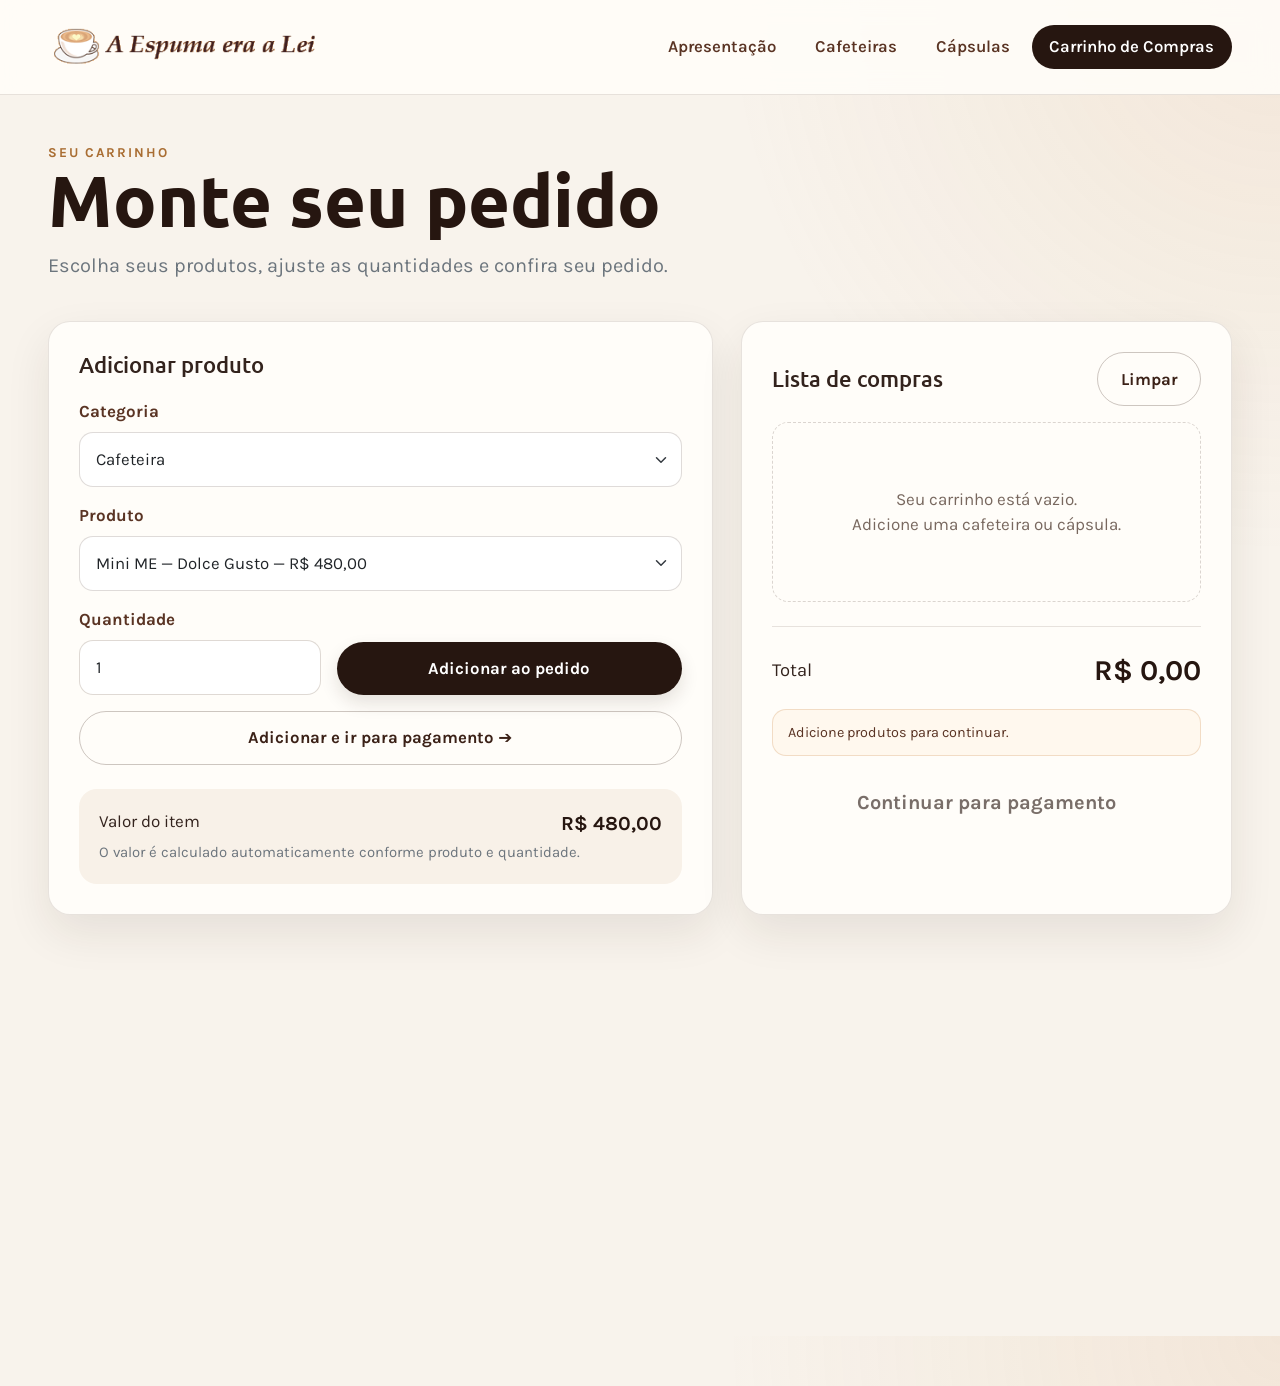
<file: html/Pedidos.html>
<!DOCTYPE html>
<html lang="pt-BR">
<head>
  <meta charset="UTF-8">
  <meta name="viewport" content="width=device-width, initial-scale=1">
  <title>Pedidos | A Espuma Era Lei</title>
  <link href="https://cdn.jsdelivr.net/npm/bootstrap@5.3.3/dist/css/bootstrap.min.css" rel="stylesheet">
  <link href="../css/style.css" rel="stylesheet">
  <style>
    .btn-remove { color: var(--wine); border: none; background: transparent; font-size: .85rem; padding: 0; }
    .btn-remove:hover { text-decoration: underline; }
    .quantity-control { display: flex; align-items: center; gap: 8px; }
    .quantity-control button { width: 30px; height: 30px; border-radius: 50%; border: 1px solid var(--border); background: #fff; color: var(--coffee-900); font-weight: bold; }
    .quantity-control span { min-width: 25px; text-align: center; font-weight: 700; }
    .checkout-alert { border-radius: 14px; border: 1px solid rgba(201, 137, 74, .25); background: #fff8ee; color: var(--coffee-800); padding: 12px 15px; font-size: .9rem; }
  </style>
</head>
<body>
<div class="site-shell">
  <div class="topbar">
    <nav class="navbar navbar-expand-lg">
      <div class="container-fluid px-4 px-xl-5">
        <a class="navbar-brand d-flex align-items-center gap-2" href="../index.html">
          <img src="../Imagens/EspumaEraLeiTopo.png" alt="A Espuma Era Lei" style="height:52px">
        </a>
        <button class="navbar-toggler" type="button" data-bs-toggle="collapse" data-bs-target="#menuPrincipal">
          <span class="navbar-toggler-icon"></span>
        </button>
        <div class="collapse navbar-collapse" id="menuPrincipal">
          <ul class="navbar-nav ms-auto gap-lg-1 align-items-lg-center">
            <li class="nav-item"><a class="nav-link" href="../index.html">Apresentação</a></li>
            <li class="nav-item"><a class="nav-link" href="Cafeteiras.html">Cafeteiras</a></li>
            <li class="nav-item"><a class="nav-link" href="Capsulas.html">Cápsulas</a></li>
            <li class="nav-item"><a class="nav-link active" href="Pedidos.html">Carrinho de Compras</a></li>
          </ul>
        </div>
      </div>
    </nav>
  </div>

  <main class="flex-grow-1">
    <section class="pt-5 pb-4 fade-in-scroll">
      <div class="container-fluid px-4 px-xl-5">
        <div class="section-heading">
          <div class="eyebrow">Seu carrinho</div>
          <h1 style="font-size: clamp(3rem, 6vw, 4.5rem); font-weight: 700; color: var(--coffee-950); line-height: 1;">Monte seu pedido</h1>
          <p class="fs-5 text-secondary mt-3">Escolha seus produtos, ajuste as quantidades e confira seu pedido.</p>
        </div>
      </div>
    </section>

    <section class="pb-5">
      <div class="container-fluid px-4 px-xl-5 fade-in-scroll">
        <div class="order-layout">
          <!-- PRODUTOS -->
          <section class="panel">
            <h2>Adicionar produto</h2>
            <form id="formProduto">
              <div class="mb-3">
                <label for="categoria" class="form-label">Categoria</label>
                <select id="categoria" class="form-select">
                  <option value="maquina">Cafeteira</option>
                  <option value="capsula">Cápsula</option>
                </select>
              </div>
              <div class="mb-3">
                <label for="produto" class="form-label">Produto</label>
                <select id="produto" class="form-select"></select>
              </div>
              <div class="row g-3 align-items-end mb-3">
                <div class="col-sm-5">
                  <label for="quantidade" class="form-label">Quantidade</label>
                  <input id="quantidade" class="form-control" type="number" min="1" max="30" value="1">
                </div>
                <div class="col-sm-7">
                  <button class="btn btn-coffee w-100" type="submit">Adicionar ao pedido</button>
                </div>
              </div>

              <!-- Botão para adicionar e ir direto para o fechamento -->
              <div>
                <button class="btn btn-outline-coffee w-100" type="button" onclick="adicionarEIrParaFechamentoPedido()">
                  Adicionar e ir para pagamento ➔
                </button>
              </div>
            </form>
            <div class="summary-box mt-4">
              <div class="d-flex justify-content-between">
                <span>Valor do item</span>
                <strong id="valorItem" class="fs-5 text-coffee-950">R$ 0,00</strong>
              </div>
              <small class="text-secondary">O valor é calculado automaticamente conforme produto e quantidade.</small>
            </div>
          </section>

          <!-- CARRINHO -->
          <aside class="panel">
            <div class="d-flex justify-content-between align-items-center mb-3">
              <h2 class="mb-0">Lista de compras</h2>
              <button id="limparCarrinho" class="btn btn-sm btn-outline-coffee" type="button">Limpar</button>
            </div>
            <div id="cartList" class="cart-list"></div>
            <div class="total-box mt-4">
              <span>Total</span>
              <strong id="valorTotal" style="font-size: 1.8rem;">R$ 0,00</strong>
            </div>
            <div id="alertaCarrinho" class="checkout-alert mt-3">
              Adicione produtos para continuar.
            </div>
            <a id="btnComprar" href="DadosPagamento.html" class="btn btn-accent w-100 mt-3 py-3 fs-5 fw-bold disabled">
              Continuar para pagamento
            </a>
          </aside>
        </div>
      </div>
    </section>
  </main>

  <footer class="site-footer mt-auto pt-5 pb-3 fade-in-scroll">
    <div class="container-fluid px-4 px-xl-5">
      <div class="row gy-4 mb-5">
        <div class="col-lg-4 col-md-6 pe-lg-4">
          <div class="d-flex align-items-center gap-2 mb-3">
             <span class="fs-3">☕</span>
             <h5 class="text-white mb-0 fw-bold font-ubuntu">A Espuma Era Lei</h5>
          </div>
          <p class="text-white-50">Nascemos da paixão por extrair o melhor de cada grão. Transformamos a sua pausa para o café num verdadeiro ritual de sabor e conforto, entregando as melhores máquinas e cápsulas na sua porta.</p>
        </div>
        <div class="col-lg-2 col-md-6">
          <h5 class="text-white mb-4 font-ubuntu">Navegue</h5>
          <ul class="list-unstyled footer-links">
            <li><a href="../index.html">Início</a></li>
            <li><a href="Cafeteiras.html">Cafeteiras</a></li>
            <li><a href="Capsulas.html">Cápsulas</a></li>
            <li><a href="Pedidos.html">Meus Pedidos</a></li>
          </ul>
        </div>
        <div class="col-lg-3 col-md-6">
          <h5 class="text-white mb-4 font-ubuntu">Fale Conosco</h5>
          <ul class="list-unstyled text-white-50 contact-list">
            <li class="mb-3 d-flex align-items-start gap-2"><span>📍</span> <span>Rua do Café, 123 - Centro<br>Rio de Janeiro, RJ</span></li>
            <li class="mb-3 d-flex align-items-center gap-2"><span>📞</span> <span>(21) 91122-3344</span></li>
            <li class="d-flex align-items-center gap-2"><span>✉️</span> <span>contato@espumaeralei.com.br</span></li>
          </ul>
        </div>
        <div class="col-lg-3 col-md-6">
          <h5 class="text-white mb-4 font-ubuntu">Atendimento</h5>
          <p class="text-white-50 mb-4">Seg a Sex: 08h às 18h<br>Sábados: 09h às 13h</p>
          <div class="d-flex gap-3 social-badges">
            <a href="#">📸</a><a href="#">👍</a><a href="#">💬</a>
          </div>
        </div>
      </div>
      <div class="border-top border-secondary pt-4 text-center d-flex flex-column flex-md-row justify-content-between align-items-center">
        <small class="text-white-50 mb-2 mb-md-0">&copy; 2026 A Espuma Era Lei.</small>
        <small class="text-white-50">Desenvolvido com dedicação e muito café.</small>
      </div>
    </div>
  </footer>
</div>

<script src="https://cdn.jsdelivr.net/npm/bootstrap@5.3.3/dist/js/bootstrap.bundle.min.js"></script>
<script src="../js/common.js"></script>
<script>
const maquinas = [{ id: 'mini-me', nome: 'Mini ME', grupo: 'Dolce Gusto', preco: 480, tipo: 'maquina' }, { id: 'genio-s-plus', nome: 'Gênio S Plus', grupo: 'Dolce Gusto', preco: 530, tipo: 'maquina' }, { id: 'inissia', nome: 'Inissia', grupo: 'Nespresso', preco: 500, tipo: 'maquina' }, { id: 'lov', nome: 'LOV', grupo: 'Três Corações', preco: 400, tipo: 'maquina' }];
const capsulas = [{ id: 'espresso', nome: 'Espresso', grupo: 'Dolce Gusto', preco: 18, tipo: 'capsula' }, { id: 'intenso', nome: 'Intenso', grupo: 'Dolce Gusto', preco: 44, tipo: 'capsula' }, { id: 'forza', nome: 'Forza/Vibrante', grupo: 'Três Corações', preco: 19, tipo: 'capsula' }, { id: 'tres-intenso', nome: 'Três Cor. Intenso', grupo: 'Nespresso', preco: 21, tipo: 'capsula' }, { id: 'lor-forza', nome: 'LOR Forza', grupo: 'Nespresso', preco: 20, tipo: 'capsula' }];
const categoria = document.getElementById('categoria');
const produto = document.getElementById('produto');
const quantidade = document.getElementById('quantidade');

function produtosAtuais() { return categoria.value === 'maquina' ? maquinas : capsulas; }
function atualizarProdutos() { produto.innerHTML = produtosAtuais().map(p => `<option value="${p.id}">${p.nome} — ${p.grupo} — ${moeda(p.preco)}</option>`).join(''); quantidade.max = categoria.value === 'capsula' ? 30 : 5; atualizarValorItem(); }
function atualizarValorItem() { const p = produtosAtuais().find(x => x.id === produto.value); const q = Math.max(1, Number(quantidade.value) || 1); document.getElementById('valorItem').textContent = moeda(p ? p.preco * q : 0); }
function renderCart() { 
  const cart = getCart(); const list = document.getElementById('cartList'); const totalElement = document.getElementById('valorTotal'); const btnComprar = document.getElementById('btnComprar'); const alerta = document.getElementById('alertaCarrinho');
  if (!cart.length) { list.innerHTML = `<div class="cart-empty">Seu carrinho está vazio.<br>Adicione uma cafeteira ou cápsula.</div>`; totalElement.textContent = moeda(0); btnComprar.classList.add('disabled'); alerta.textContent = 'Adicione produtos para continuar.'; return; }
  list.innerHTML = cart.map((item, i) => `<div class="cart-item"><div><strong>${item.name}</strong><br><small>${item.typeLabel}</small><br><div class="quantity-control mt-2"><button type="button" onclick="alterarQuantidade(${i}, -1)">−</button><span>${item.quantity}</span><button type="button" onclick="alterarQuantidade(${i}, 1)">+</button></div></div><div class="text-end"><strong class="text-coffee-950">${moeda(item.price * item.quantity)}</strong><br><button class="btn-remove" type="button" onclick="remover(${i})">remover</button></div></div>`).join('');
  const total = cart.reduce((s, item) => s + item.price * item.quantity, 0); totalElement.textContent = moeda(total); btnComprar.classList.remove('disabled'); alerta.innerHTML = `<strong>Total do pedido:</strong> ${moeda(total)}<br>Você poderá escolher PIX, boleto ou cartão na próxima etapa.`;
}
function alterarQuantidade(index, delta) { const cart = getCart(); if (!cart[index]) return; cart[index].quantity = Math.max(1, Number(cart[index].quantity) + delta); saveCart(cart); renderCart(); }
function remover(index) { const cart = getCart(); cart.splice(index, 1); saveCart(cart); renderCart(); }

categoria.addEventListener('change', atualizarProdutos);
produto.addEventListener('change', atualizarValorItem);
quantidade.addEventListener('input', atualizarValorItem);

document.getElementById('formProduto').addEventListener('submit', e => { 
  e.preventDefault(); 
  const p = produtosAtuais().find(x => x.id === produto.value); 
  if (!p) return; 
  const qtd = Math.max(1, Number(quantidade.value) || 1); 
  addToCart({ id: p.id, name: p.nome, price: p.preco, typeLabel: `${categoria.value === 'maquina' ? 'Cafeteira' : 'Cápsula'} · ${p.grupo}` }, qtd); 
  renderCart(); 
  quantidade.value = 1; 
  atualizarValorItem(); 
});

function adicionarEIrParaFechamentoPedido() {
  const p = produtosAtuais().find(x => x.id === produto.value);
  if (!p) return;
  const qtd = Math.max(1, Number(quantidade.value) || 1);
  
  addToCart({
    id: p.id,
    name: p.nome,
    price: p.preco,
    typeLabel: `${categoria.value === 'maquina' ? 'Cafeteira' : 'Cápsula'} · ${p.grupo}`
  }, qtd);

  window.location.href = 'DadosPagamento.html';
}

document.getElementById('limparCarrinho').addEventListener('click', () => { clearCart(); renderCart(); });
atualizarProdutos(); renderCart();

// Animação Scroll (Bidirecional: some e reaparece ao subir/descer)
document.addEventListener("DOMContentLoaded", function() {
  const observer = new IntersectionObserver((entries) => {
    entries.forEach(entry => {
      if (entry.isIntersecting) {
        entry.target.classList.add('is-visible');
      } else {
        entry.target.classList.remove('is-visible');
      }
    });
  }, { threshold: 0.1, rootMargin: "0px 0px -30px 0px" });
  document.querySelectorAll('.fade-in-scroll').forEach(el => observer.observe(el));
});
</script>
</body>
</html>
</file>
<file: css/style.css>
@import url('https://fonts.googleapis.com/css2?family=Karla:wght@400;500;600;700&family=Ubuntu:wght@400;500;600;700&display=swap');

:root {
  --coffee-950: #261610;
  --coffee-900: #3b2117;
  --coffee-800: #5a3424;
  --coffee-700: #74452f;
  --coffee-600: #956344;
  --cream-50: #fffdf9;
  --cream-100: #f8f3ec;
  --cream-200: #eee5d8;
  --accent: #c9894a;
  --accent-dark: #a96d32;
  --wine: #9a3f3f;
  --text: #33231d;
  --muted: #78685f;
  --border: rgba(59, 33, 23, .12);
  --shadow: 0 18px 45px rgba(49, 28, 18, .09);
  --radius: 22px;
}

html {
    scroll-behavior: smooth;
}

body {
    margin: 0;
    min-height: 100vh;
    background:
        radial-gradient(
            circle at top right,
            rgba(201, 137, 74, .12),
            transparent 30%
        ),
        var(--cream-100);
    color: var(--text);
    font-family: Karla, system-ui, sans-serif;
    font-size: 17px;

    overflow-x: clip;
}

h1, h2, h3, h4, .font-ubuntu, .navbar-brand {
  font-family: Ubuntu, system-ui, sans-serif;
}

a { color: inherit; }
a:hover { color: var(--accent-dark); }

.site-shell { min-height: 100vh; display: flex; flex-direction: column; }

/* =========================================
   TOPO / NAVEGAÇÃO
========================================= */
.topbar {
  background: rgba(255, 253, 249, .88);
  backdrop-filter: blur(14px);
  border-bottom: 1px solid var(--border);
  position: relative;
  z-index: 1030;
}

.navbar { padding: 1rem 0; }
.navbar-brand { font-weight: 700; letter-spacing: -.03em; color: var(--coffee-950); }
.navbar-brand img { height: 58px; width: auto; object-fit: contain; } /* Logo ligeiramente maior (+20%) */

.nav-link {
  color: var(--coffee-800) !important;
  font-weight: 600;
  font-size: 1.05rem;
  border-radius: 999px;
  padding: .6rem 1.1rem !important;
  transition: all 0.2s;
}

.nav-link:hover, .nav-link.active {
  background: var(--coffee-950);
  color: #fff !important;
}

.contact-mini { color: var(--muted); font-size: .95rem; line-height: 1.35; text-align: right; }


/* =========================================
   HERO COM AUMENTO DE +20% (Escala Ampliada)
========================================= */
.hero {
    background: linear-gradient(135deg, #fffdf9 0%, #f3e7d8 100%);
    position: relative;
    overflow: hidden;
    padding: 100px 0;
    border-bottom: 1px solid var(--border);
}

.hero::after {
  content: ''; position: absolute; width: 55vw; height: 55vw;
  max-width: 850px; max-height: 950px; border-radius: 50%;
  background: rgba(201, 137, 74, .08); right: -10%; top: -20%; z-index: 0;
}

.hero-content { position: relative; z-index: 1; }
.hero-kicker { text-transform: uppercase; letter-spacing: .16em; font-size: clamp(1rem, 2.2vw, 1.45rem); font-weight: 700; color: var(--accent-dark); }
.hero h1 { font-size: clamp(4rem, 9.5vw, 7.8rem); line-height: 0.95; font-weight: 700; color: var(--coffee-950); } /* +20% no título principal */
.hero p { color: var(--muted); font-size: clamp(1.35rem, 3.5vw, 2.1rem); max-width: 920px; line-height: 1.4; } /* +20% no parágrafo */
.hero .btn-coffee, .hero .btn-outline-coffee { padding: 1.4rem 2.6rem; font-size: 1.5rem; } /* Botões maiores (+20%) */
.hero-media { position: relative; z-index: 1; }
.floating-img {max-width: 100%; height: auto; max-height: 480px; filter: drop-shadow(0 25px 30px rgba(49, 28, 18, .14)); }

@keyframes float {
  0% { transform: translateY(0px); }
  50% { transform: translateY(-18px); }
  100% { transform: translateY(0px); }
}

.section-heading .eyebrow { color: var(--accent-dark); font-weight: 700; text-transform: uppercase; letter-spacing: .14em; font-size: .85rem; }
.text-coffee-950 { color: var(--coffee-950) !important; }


/* =========================================
   BLOCOS INFORMATIVOS (EFEITO E HOVER)
========================================= */
.fade-in-scroll { 
  opacity: 0; 
  transform: translateY(50px); 
  transition: opacity 0.8s ease-out, transform 0.8s ease-out; 
  will-change: opacity, transform; 
}
.fade-in-scroll.is-visible { 
  opacity: 1; 
  transform: translateY(0); 
}

.feature-block {
    transition: transform .3s ease, background .3s ease;
    border-radius: 0;
    padding: 30px 20px;
}

.feature-block:hover {
    transform: translateY(-4px);
    background: rgba(255, 253, 249, 0.6);
    box-shadow: 0 20px 40px rgba(49, 28, 18, 0.04);
}

.feature-icon-wrapper { background: #f1e7db; width: 160px; height: 160px; border-radius: 50%; display: flex; align-items: center; justify-content: center; box-shadow: 0 15px 35px rgba(49, 28, 18, 0.08); position: relative; transition: transform 0.4s ease; }
.feature-block:hover .feature-icon-wrapper { transform: translateY(-10px); }
.feature-icon-wrapper::after { content: ''; position: absolute; inset: -14px; border: 2px dashed rgba(201, 137, 74, 0.4); border-radius: 50%; animation: spin 25s linear infinite; }

@keyframes spin { 100% { transform: rotate(360deg); } }


/* =========================================
   CLASSES ESTRUTURAIS DAS PÁGINAS INTERNAS
========================================= */
.card-modern { height: 100%; background: rgba(255, 253, 249, .92); border: 1px solid var(--border); border-radius: var(--radius); box-shadow: 0 10px 30px rgba(49, 28, 18, .06); overflow: hidden; transition: transform .2s ease, box-shadow .2s ease, border-color .2s ease; }
.card-modern:hover { transform: translateY(-5px); box-shadow: 0 18px 38px rgba(49, 28, 18, .11); border-color: rgba(201, 137, 74, .35); }
.card-media { min-height: 250px; background: #f1e7db; display: flex; align-items: center; justify-content: center; padding: 22px; }
.card-media img { max-height: 230px; max-width: 90%; object-fit: contain; }
.card-body-modern { padding: 26px; }

.badge-soft { background: #f1e2d2; color: var(--coffee-800); font-weight: 700; font-size: 0.9rem; }
.price { color: var(--wine); font-size: 1.45rem; font-weight: 700; }

.detail-panel { position: sticky; top: 100px; background: #fffdf9; border: 1px solid var(--border); border-radius: var(--radius); box-shadow: var(--shadow); padding: 32px; }
.detail-panel img { display: block; margin: 0 auto; width: min(240px, 90%); height: 240px; object-fit: contain; }
.detail-empty { min-height: 240px; display: grid; place-items: center; color: var(--muted); text-align: center; background: #f4ebdf; border-radius: 18px; font-size: 1.1rem; }

.order-layout { display: grid; grid-template-columns: minmax(0, 1.15fr) minmax(300px, .85fr); gap: 28px; }
.panel { background: #fffdf9; border: 1px solid var(--border); border-radius: var(--radius); box-shadow: var(--shadow); padding: 30px; }
.panel h2 { font-size: 1.4rem; margin-bottom: 20px; }

.form-label { font-weight: 700; color: var(--coffee-800); }
.form-control, .form-select { border-radius: 14px; border: 1px solid rgba(59, 33, 23, .16); padding: .85rem 1rem; font-size: 1.05rem; }
.form-control:focus, .form-select:focus { border-color: var(--accent); box-shadow: 0 0 0 .2rem rgba(201, 137, 74, .13); }

.cart-list { display: flex; flex-direction: column; gap: 14px; min-height: 180px; }
.cart-item { display: flex; gap: 14px; align-items: center; justify-content: space-between; background: #f8f1e8; border-radius: 16px; padding: 14px 16px; }
.cart-item small { color: var(--muted); font-size: 0.9rem; }
.cart-item strong { color: var(--coffee-900); }
.cart-empty { display: grid; place-items: center; min-height: 180px; color: var(--muted); text-align: center; border: 1px dashed rgba(59, 33, 23, .18); border-radius: 16px; }

.total-box { border-top: 1px solid var(--border); margin-top: 22px; padding-top: 22px; display: flex; justify-content: space-between; align-items: center; font-size: 1.15rem; }
.total-box strong { color: var(--coffee-950); font-size: 1.55rem; }
.summary-box { background: #f8f1e8; border-radius: 18px; padding: 20px; }

.payment-grid { display: grid; grid-template-columns: minmax(0, 1fr) 380px; gap: 28px; }


/* =========================================
   BOTÕES
========================================= */
.btn-coffee { background: var(--coffee-950); color: white; border: none; border-radius: 999px; padding: .85rem 1.4rem; font-weight: 700; font-size: 1.05rem; box-shadow: 0 8px 18px rgba(38, 22, 16, .12); transition: all 0.2s; }
.btn-coffee:hover { background: #1c100c; color: #fff; transform: translateY(-2px); box-shadow: 0 12px 22px rgba(38, 22, 16, .18); }
.btn-outline-coffee { border: 1px solid rgba(59, 33, 23, .25); color: var(--coffee-900); border-radius: 999px; font-weight: 700; font-size: 1.05rem; display: inline-flex; align-items: center; justify-content: center; padding: .85rem 1.4rem; transition: all 0.2s; }
.btn-outline-coffee:hover { background: var(--coffee-900); color: #fff; border-color: var(--coffee-900); }
.btn-accent { background: var(--accent); color: #fff; border: none; border-radius: 999px; font-weight: 700; font-size: 1.05rem; padding: .85rem 1.4rem; }
.btn-accent:hover { background: var(--accent-dark); color: #fff; }


/* =========================================
   RODAPÉ
========================================= */
.site-footer { background: var(--coffee-950); color: #eadfd5; font-size: 1.05rem; }
.footer-links a { color: rgba(255, 255, 255, 0.6); text-decoration: none; transition: color 0.2s, padding-left 0.2s; display: inline-block; margin-bottom: 12px; }
.footer-links a:hover { color: var(--accent); padding-left: 6px; }
.contact-list span:first-child { font-size: 1.2rem; }
.social-badges a { display: flex; align-items: center; justify-content: center; width: 44px; height: 44px; background: rgba(255, 255, 255, 0.05); border-radius: 50%; text-decoration: none; font-size: 1.1rem; transition: background 0.2s, transform 0.2s; }
.social-badges a:hover { background: var(--accent); transform: translateY(-3px); }
.border-secondary { border-color: rgba(255, 255, 255, 0.1) !important; }


/* =========================================
   RESPONSIVIDADE
========================================= */
@media (max-width: 991.98px) {
  .contact-mini { display: none; }
  .order-layout, .payment-grid { grid-template-columns: 1fr; }
  .detail-panel { position: static; }
}

@media (max-width: 767.98px) {
  .feature-icon-wrapper { width: 130px; height: 130px; }
}

@media (max-width: 575.98px) {
  .navbar-brand img { height: 46px; }
  .hero { padding: 90px 0 50px; text-align: center; }
  .hero .d-flex { justify-content: center; }
  .floating-img { margin-top: 50px; max-height: 350px; }
  .panel, .detail-panel { padding: 20px; }
}

.img-organica {
    width: min(100%, 700px);
    height: auto;
    aspect-ratio: 1 / 1;
    object-fit: cover;
    border-radius: 58% 42% 63% 37% / 45% 58% 42% 55%;
    box-shadow: 0 20px 45px rgba(49, 28, 18, 0.15);
    display: block;
    margin: 0 auto;
}
</file>
